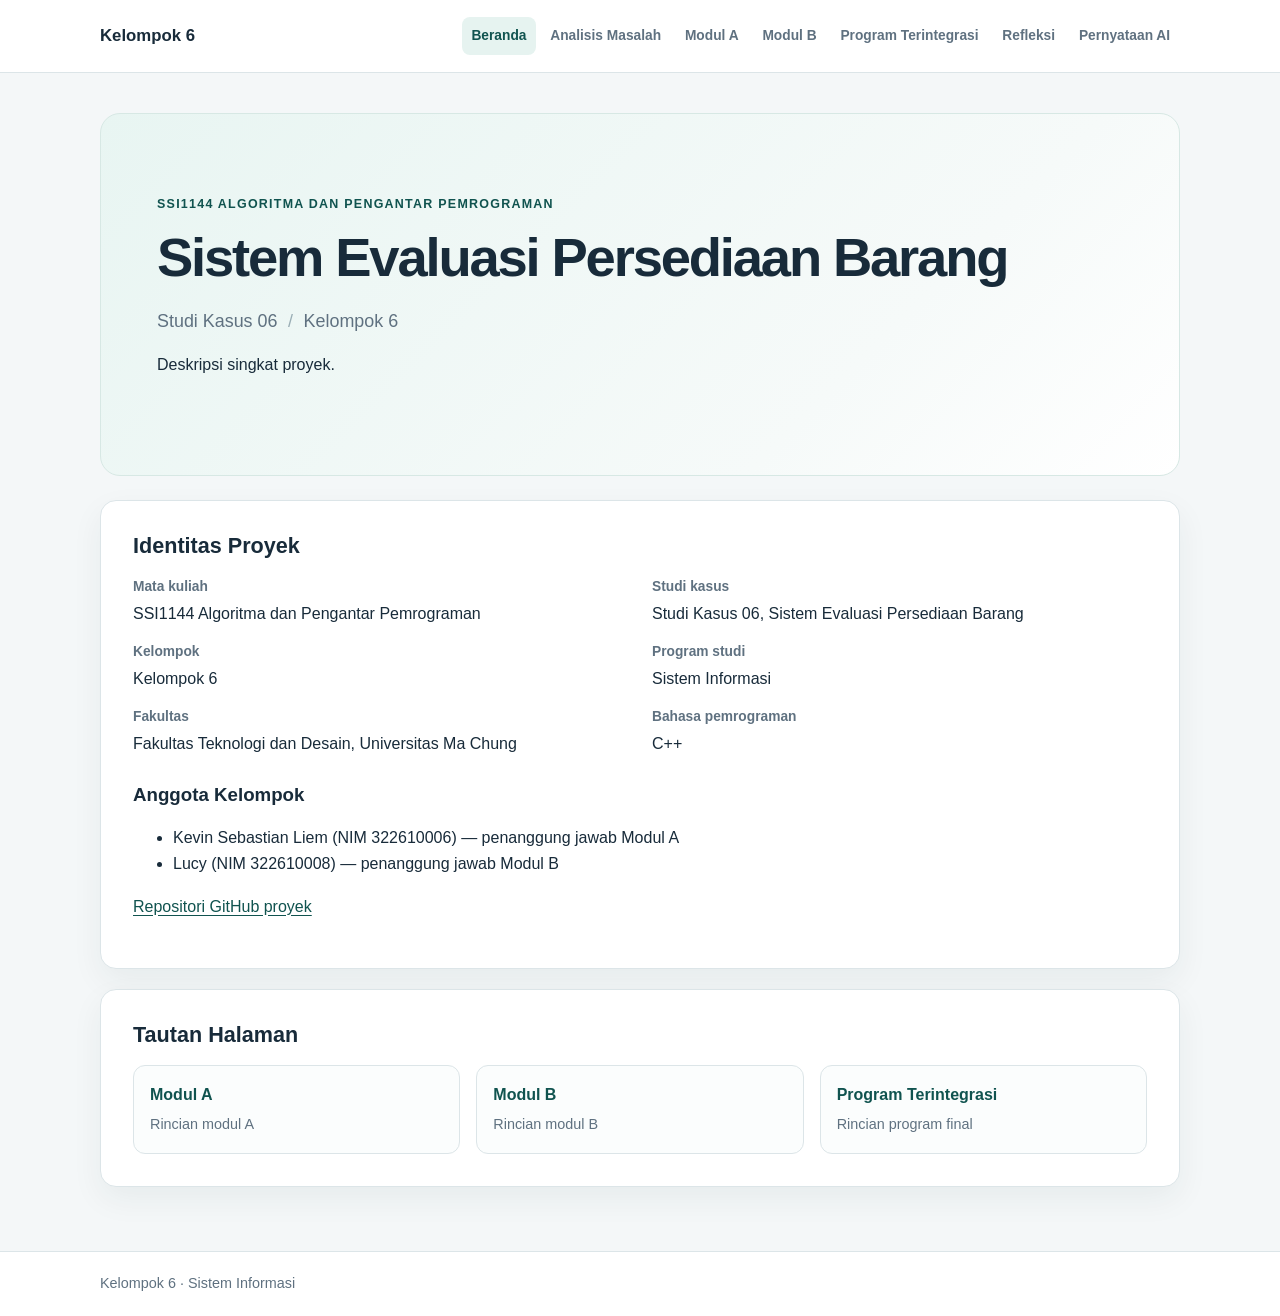
<file: index.html>
<!doctype html>
<html lang="id">
<head>
  <meta charset="utf-8">
  <meta name="viewport" content="width=device-width, initial-scale=1">
  <title>Kelompok 6 | Sistem Evaluasi Persediaan Barang</title>
  <link rel="stylesheet" href="style.css">
</head>
<body>
  <header class="site-header">
    <div class="container header-inner">
      <a class="brand" href="index.html">Kelompok 6</a>
      <nav class="main-nav" aria-label="Navigasi utama">
        <a href="index.html" aria-current="page">Beranda</a>
        <a href="analisis.html">Analisis Masalah</a>
        <a href="modul-a.html">Modul A</a>
        <a href="modul-b.html">Modul B</a>
        <a href="terintegrasi.html">Program Terintegrasi</a>
        <a href="refleksi.html">Refleksi</a>
        <a href="pernyataan-ai.html">Pernyataan AI</a>
      </nav>
    </div>
  </header>
  <main class="container">
    <section class="hero">
      <p class="eyebrow">SSI1144 Algoritma dan Pengantar Pemrograman</p>
      <h1>Sistem Evaluasi Persediaan Barang</h1>
      <p class="lead">Studi Kasus 06 <span class="separator">/</span> Kelompok 6</p>
      <p><!-- ISI SENDIRI -->Deskripsi singkat proyek.</p>
    </section>

    <section class="card">
      <h2>Identitas Proyek</h2>
      <dl class="details">
        <div><dt>Mata kuliah</dt><dd>SSI1144 Algoritma dan Pengantar Pemrograman</dd></div>
        <div><dt>Studi kasus</dt><dd>Studi Kasus 06, Sistem Evaluasi Persediaan Barang</dd></div>
        <div><dt>Kelompok</dt><dd>Kelompok 6</dd></div>
        <div><dt>Program studi</dt><dd>Sistem Informasi</dd></div>
        <div><dt>Fakultas</dt><dd>Fakultas Teknologi dan Desain, Universitas Ma Chung</dd></div>
        <div><dt>Bahasa pemrograman</dt><dd>C++</dd></div>
      </dl>
      <h3>Anggota Kelompok</h3>
      <ul>
        <li>Kevin Sebastian Liem (NIM 322610006) — penanggung jawab Modul A</li>
        <li>Lucy (NIM 322610008) — penanggung jawab Modul B</li>
      </ul>
      <p><a href="https://github.com/kevinloveml1607/uts-alpro-kelompok6-persediaan-barang">Repositori GitHub proyek</a></p>
    </section>

    <section class="card">
      <h2>Tautan Halaman</h2>
      <div class="link-grid">
        <a class="link-card" href="modul-a.html"><strong>Modul A</strong><span>Rincian modul A</span></a>
        <a class="link-card" href="modul-b.html"><strong>Modul B</strong><span>Rincian modul B</span></a>
        <a class="link-card" href="terintegrasi.html"><strong>Program Terintegrasi</strong><span>Rincian program final</span></a>
      </div>
    </section>
  </main>
  <footer class="site-footer"><div class="container">Kelompok 6 <span aria-hidden="true">·</span> Sistem Informasi</div></footer>
</body>
</html>
</file>
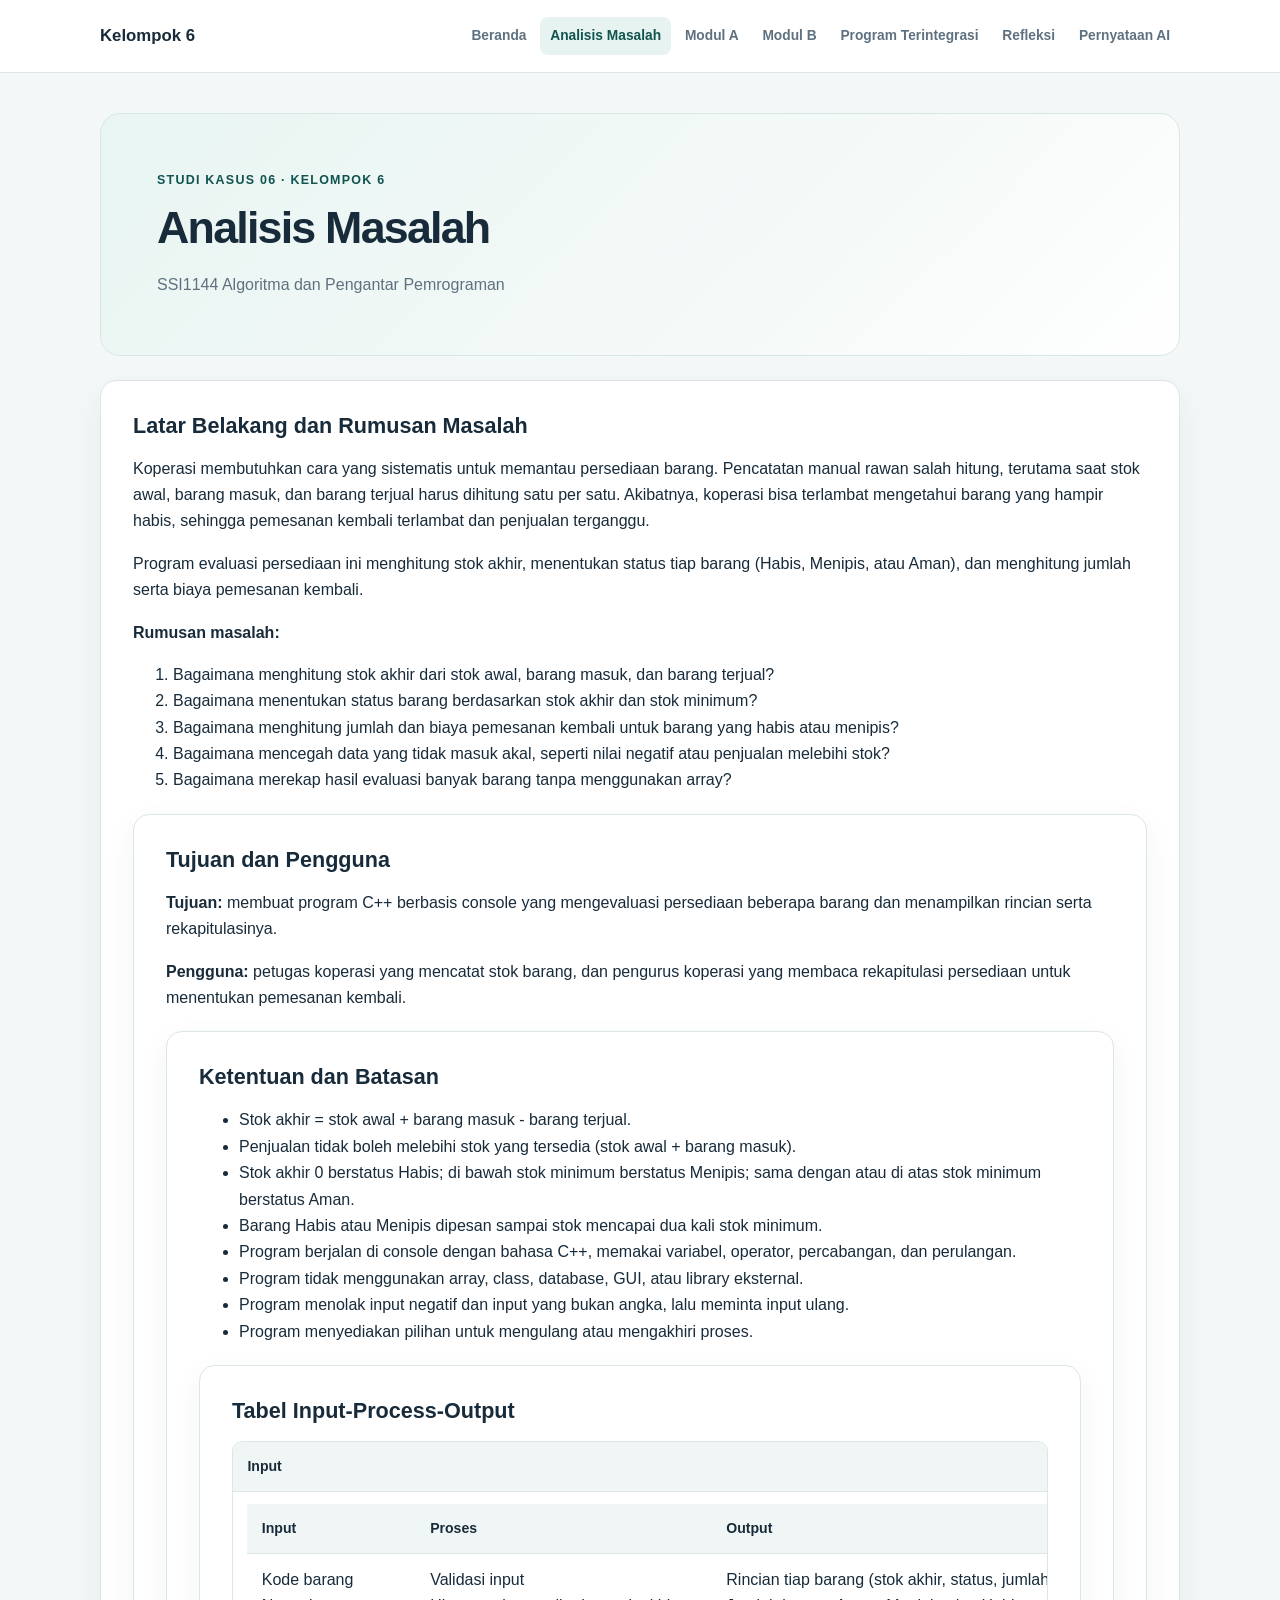
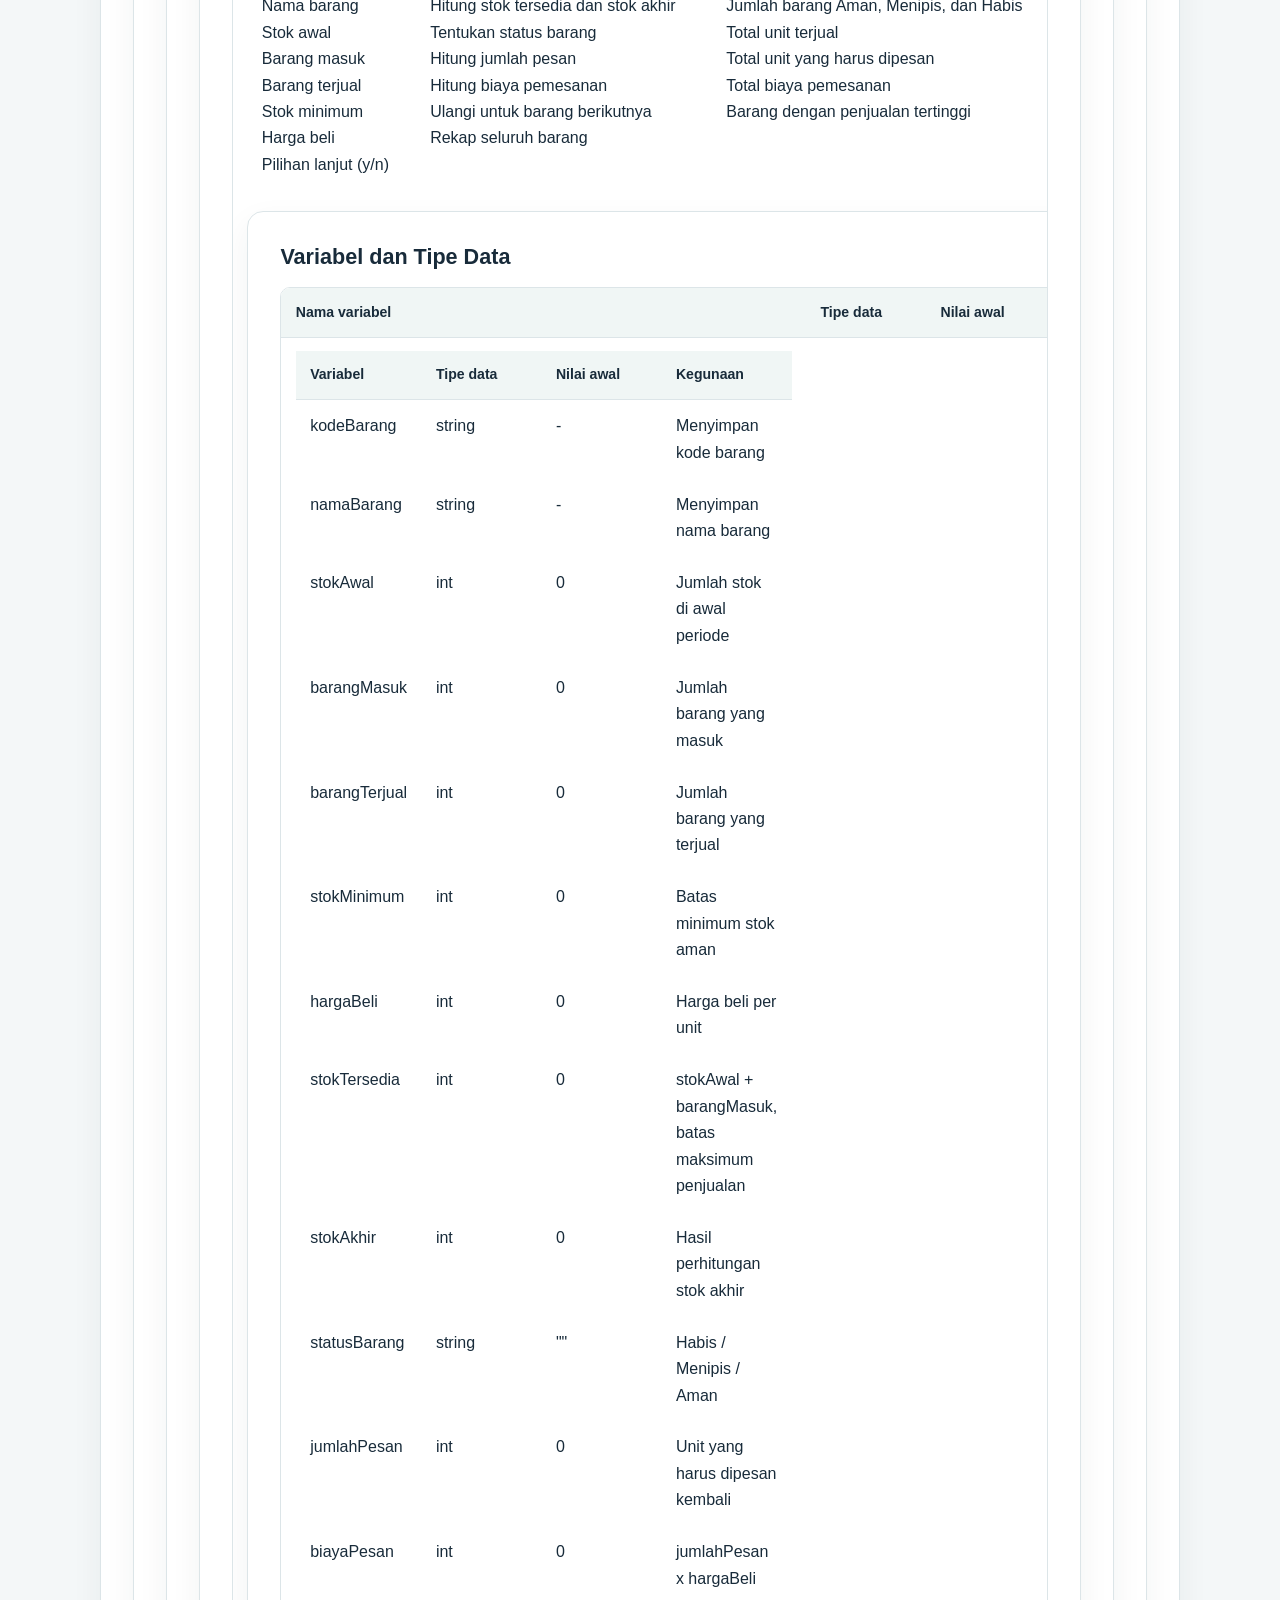
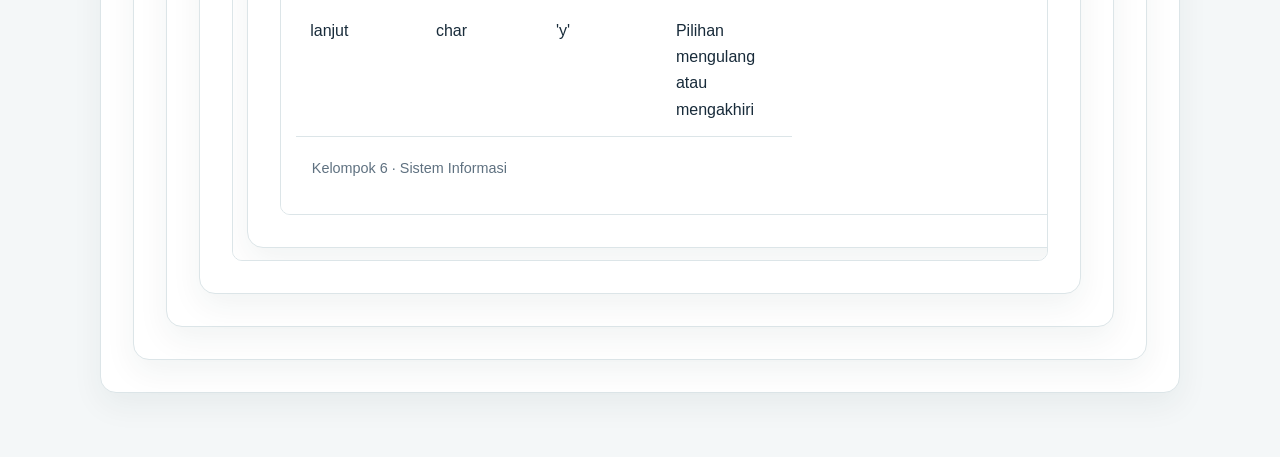
<file: analisis.html>
<!doctype html>
<html lang="id">
<head>
  <meta charset="utf-8">
  <meta name="viewport" content="width=device-width, initial-scale=1">
  <title>Analisis Masalah | Kelompok 6</title>
  <link rel="stylesheet" href="style.css">
</head>
<body>
  <header class="site-header">
    <div class="container header-inner">
      <a class="brand" href="index.html">Kelompok 6</a>
      <nav class="main-nav" aria-label="Navigasi utama">
        <a href="index.html">Beranda</a><a href="analisis.html" aria-current="page">Analisis Masalah</a><a href="modul-a.html">Modul A</a><a href="modul-b.html">Modul B</a><a href="terintegrasi.html">Program Terintegrasi</a><a href="refleksi.html">Refleksi</a><a href="pernyataan-ai.html">Pernyataan AI</a>
      </nav>
    </div>
  </header>
  <main class="container">
    <section class="page-heading"><p class="eyebrow">Studi Kasus 06 · Kelompok 6</p><h1>Analisis Masalah</h1><p>SSI1144 Algoritma dan Pengantar Pemrograman</p></section>
    <section class="card"><h2>Latar Belakang dan Rumusan Masalah</h2><p><p>Koperasi membutuhkan cara yang sistematis untuk memantau persediaan barang. Pencatatan manual rawan salah hitung, terutama saat stok awal, barang masuk, dan barang terjual harus dihitung satu per satu. Akibatnya, koperasi bisa terlambat mengetahui barang yang hampir habis, sehingga pemesanan kembali terlambat dan penjualan terganggu.</p>
<p>Program evaluasi persediaan ini menghitung stok akhir, menentukan status tiap barang (Habis, Menipis, atau Aman), dan menghitung jumlah serta biaya pemesanan kembali.</p>
<p><strong>Rumusan masalah:</strong></p>
<ol>
  <li>Bagaimana menghitung stok akhir dari stok awal, barang masuk, dan barang terjual?</li>
  <li>Bagaimana menentukan status barang berdasarkan stok akhir dan stok minimum?</li>
  <li>Bagaimana menghitung jumlah dan biaya pemesanan kembali untuk barang yang habis atau menipis?</li>
  <li>Bagaimana mencegah data yang tidak masuk akal, seperti nilai negatif atau penjualan melebihi stok?</li>
  <li>Bagaimana merekap hasil evaluasi banyak barang tanpa menggunakan array?</li>
</ol>
    <section class="card"><h2>Tujuan dan Pengguna</h2><p><p><strong>Tujuan:</strong> membuat program C++ berbasis console yang mengevaluasi persediaan beberapa barang dan menampilkan rincian serta rekapitulasinya.</p>
<p><strong>Pengguna:</strong> petugas koperasi yang mencatat stok barang, dan pengurus koperasi yang membaca rekapitulasi persediaan untuk menentukan pemesanan kembali.</p>
    <section class="card"><h2>Ketentuan dan Batasan</h2><p><ul>
  <li>Stok akhir = stok awal + barang masuk - barang terjual.</li>
  <li>Penjualan tidak boleh melebihi stok yang tersedia (stok awal + barang masuk).</li>
  <li>Stok akhir 0 berstatus Habis; di bawah stok minimum berstatus Menipis; sama dengan atau di atas stok minimum berstatus Aman.</li>
  <li>Barang Habis atau Menipis dipesan sampai stok mencapai dua kali stok minimum.</li>
  <li>Program berjalan di console dengan bahasa C++, memakai variabel, operator, percabangan, dan perulangan.</li>
  <li>Program tidak menggunakan array, class, database, GUI, atau library eksternal.</li>
  <li>Program menolak input negatif dan input yang bukan angka, lalu meminta input ulang.</li>
  <li>Program menyediakan pilihan untuk mengulang atau mengakhiri proses.</li>
</ul>
    <section class="card">
      <h2>Tabel Input-Process-Output</h2>
      <div class="table-wrap"><table><thead><tr><th>Input</th><th>Process</th><th>Output</th></tr></thead><tbody><tr><td><table>
  <tr><th>Input</th><th>Proses</th><th>Output</th></tr>
  <tr>
    <td>Kode barang<br>Nama barang<br>Stok awal<br>Barang masuk<br>Barang terjual<br>Stok minimum<br>Harga beli<br>Pilihan lanjut (y/n)</td>
    <td>Validasi input<br>Hitung stok tersedia dan stok akhir<br>Tentukan status barang<br>Hitung jumlah pesan<br>Hitung biaya pemesanan<br>Ulangi untuk barang berikutnya<br>Rekap seluruh barang</td>
    <td>Rincian tiap barang (stok akhir, status, jumlah pesan, biaya)<br>Jumlah barang Aman, Menipis, dan Habis<br>Total unit terjual<br>Total unit yang harus dipesan<br>Total biaya pemesanan<br>Barang dengan penjualan tertinggi</td>
  </tr>
</table>
    </section>
    <section class="card">
      <h2>Variabel dan Tipe Data</h2>
      <div class="table-wrap"><table><thead><tr><th>Nama variabel</th><th>Tipe data</th><th>Nilai awal</th><th>Kegunaan</th></tr></thead><tbody><tr><td><table>
  <tr><th>Variabel</th><th>Tipe data</th><th>Nilai awal</th><th>Kegunaan</th></tr>
  <tr><td>kodeBarang</td><td>string</td><td>-</td><td>Menyimpan kode barang</td></tr>
  <tr><td>namaBarang</td><td>string</td><td>-</td><td>Menyimpan nama barang</td></tr>
  <tr><td>stokAwal</td><td>int</td><td>0</td><td>Jumlah stok di awal periode</td></tr>
  <tr><td>barangMasuk</td><td>int</td><td>0</td><td>Jumlah barang yang masuk</td></tr>
  <tr><td>barangTerjual</td><td>int</td><td>0</td><td>Jumlah barang yang terjual</td></tr>
  <tr><td>stokMinimum</td><td>int</td><td>0</td><td>Batas minimum stok aman</td></tr>
  <tr><td>hargaBeli</td><td>int</td><td>0</td><td>Harga beli per unit</td></tr>
  <tr><td>stokTersedia</td><td>int</td><td>0</td><td>stokAwal + barangMasuk, batas maksimum penjualan</td></tr>
  <tr><td>stokAkhir</td><td>int</td><td>0</td><td>Hasil perhitungan stok akhir</td></tr>
  <tr><td>statusBarang</td><td>string</td><td>""</td><td>Habis / Menipis / Aman</td></tr>
  <tr><td>jumlahPesan</td><td>int</td><td>0</td><td>Unit yang harus dipesan kembali</td></tr>
  <tr><td>biayaPesan</td><td>int</td><td>0</td><td>jumlahPesan x hargaBeli</td></tr>
  <tr><td>lanjut</td><td>char</td><td>'y'</td><td>Pilihan mengulang atau mengakhiri</td></tr>
</table>
    </section>
  </main>
  <footer class="site-footer"><div class="container">Kelompok 6 <span aria-hidden="true">·</span> Sistem Informasi</div></footer>
</body>
</html>
</file>
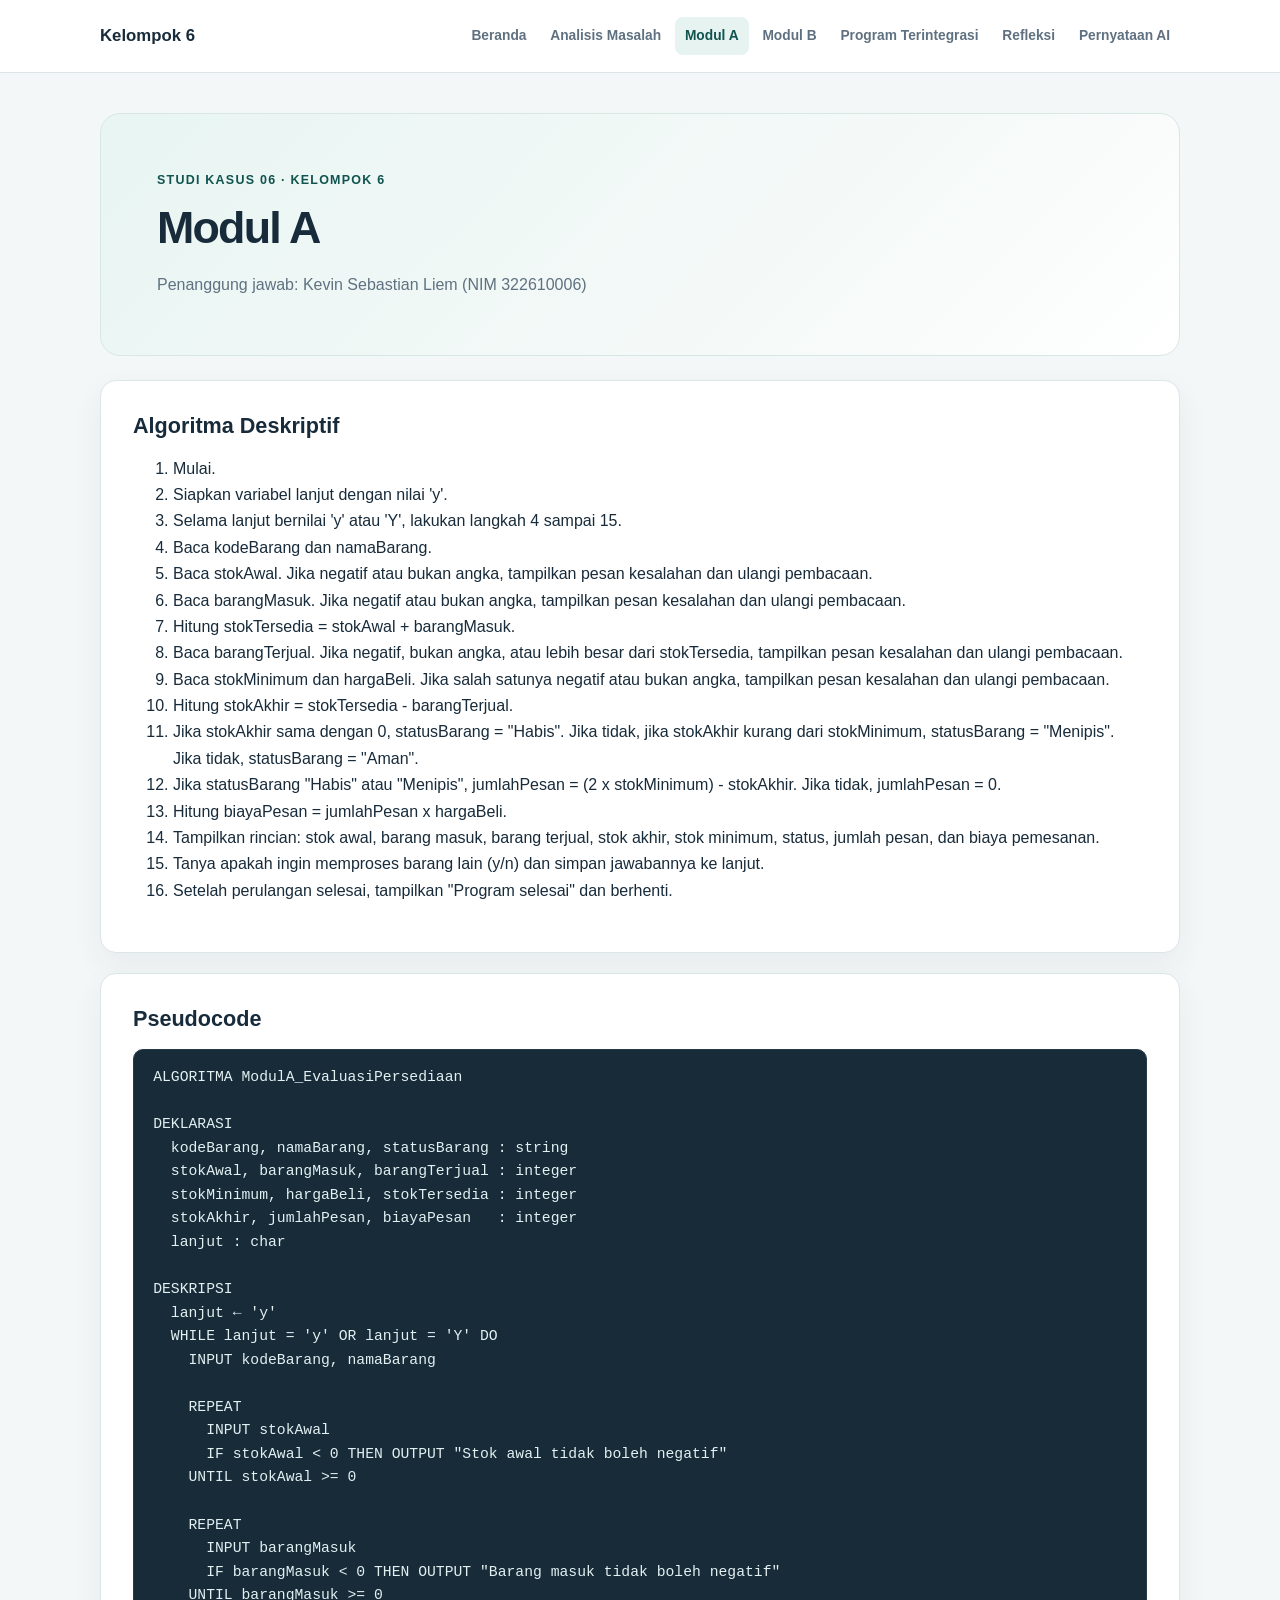
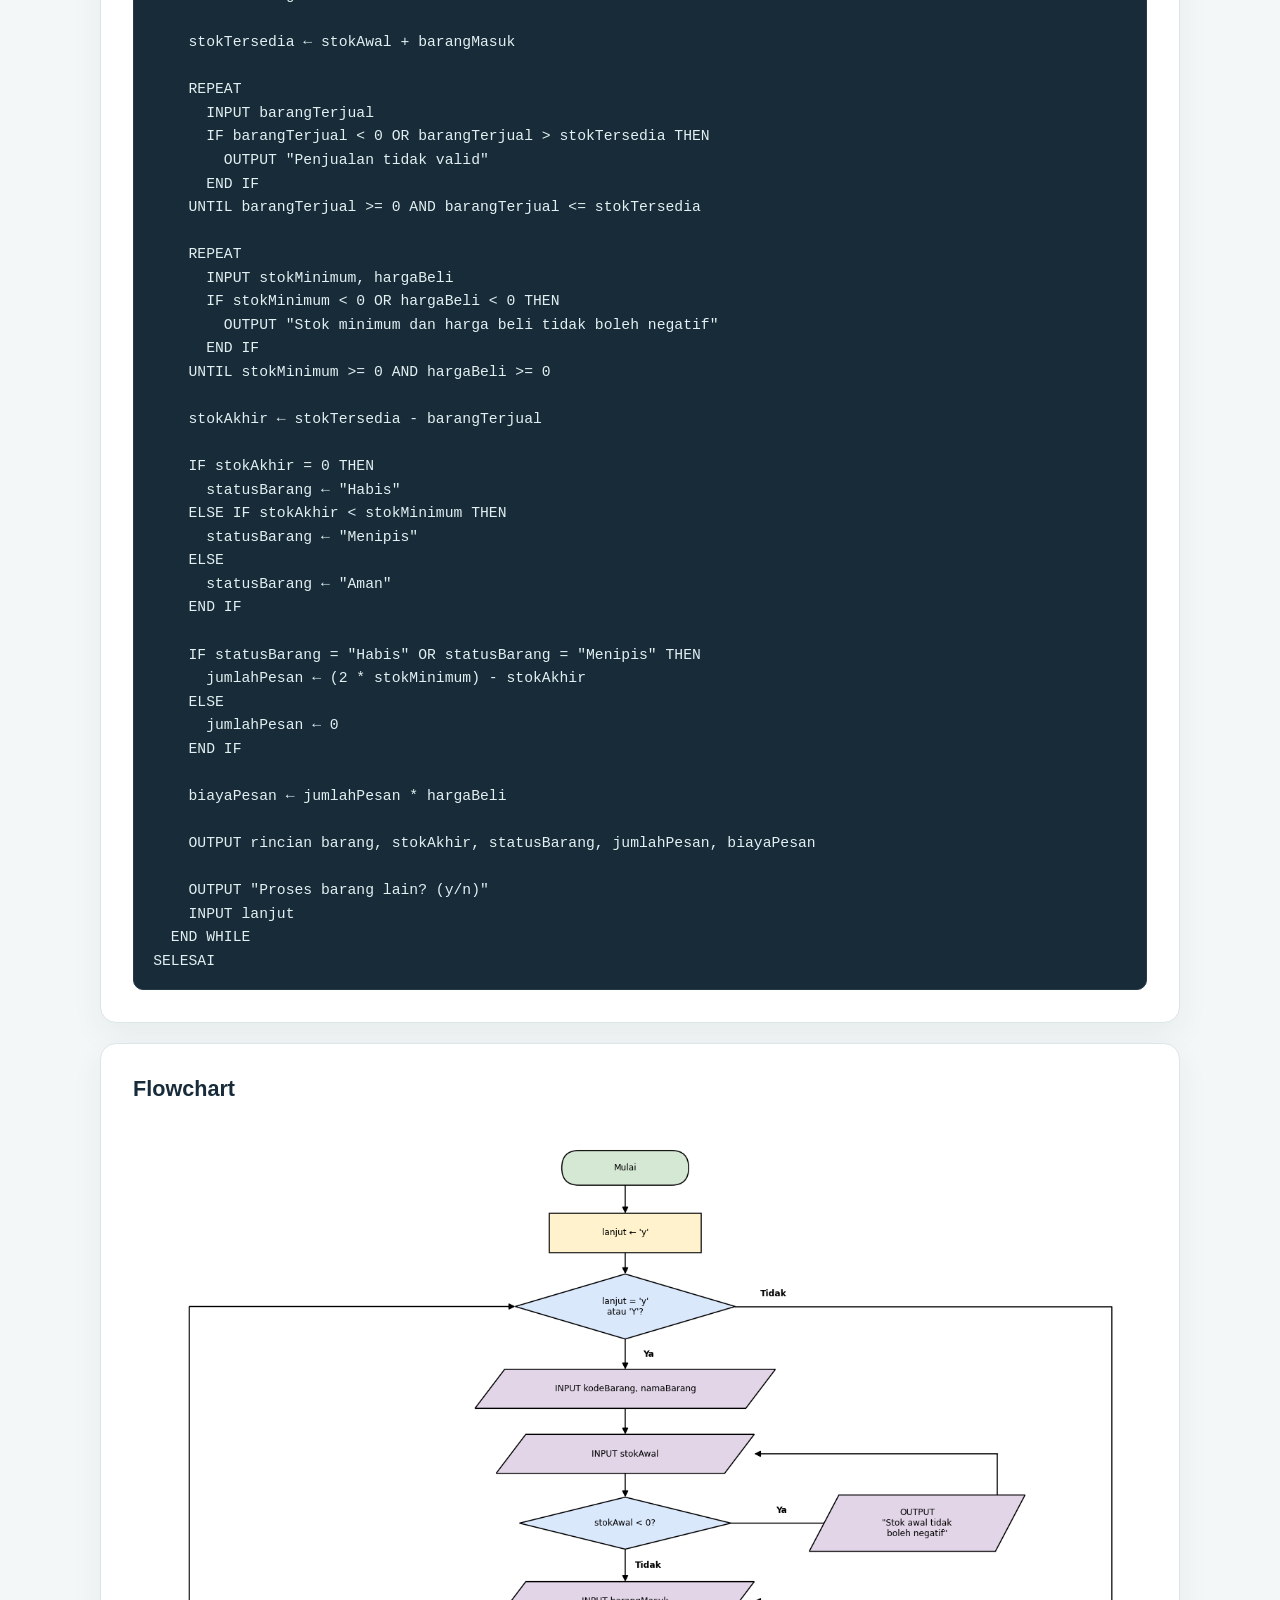
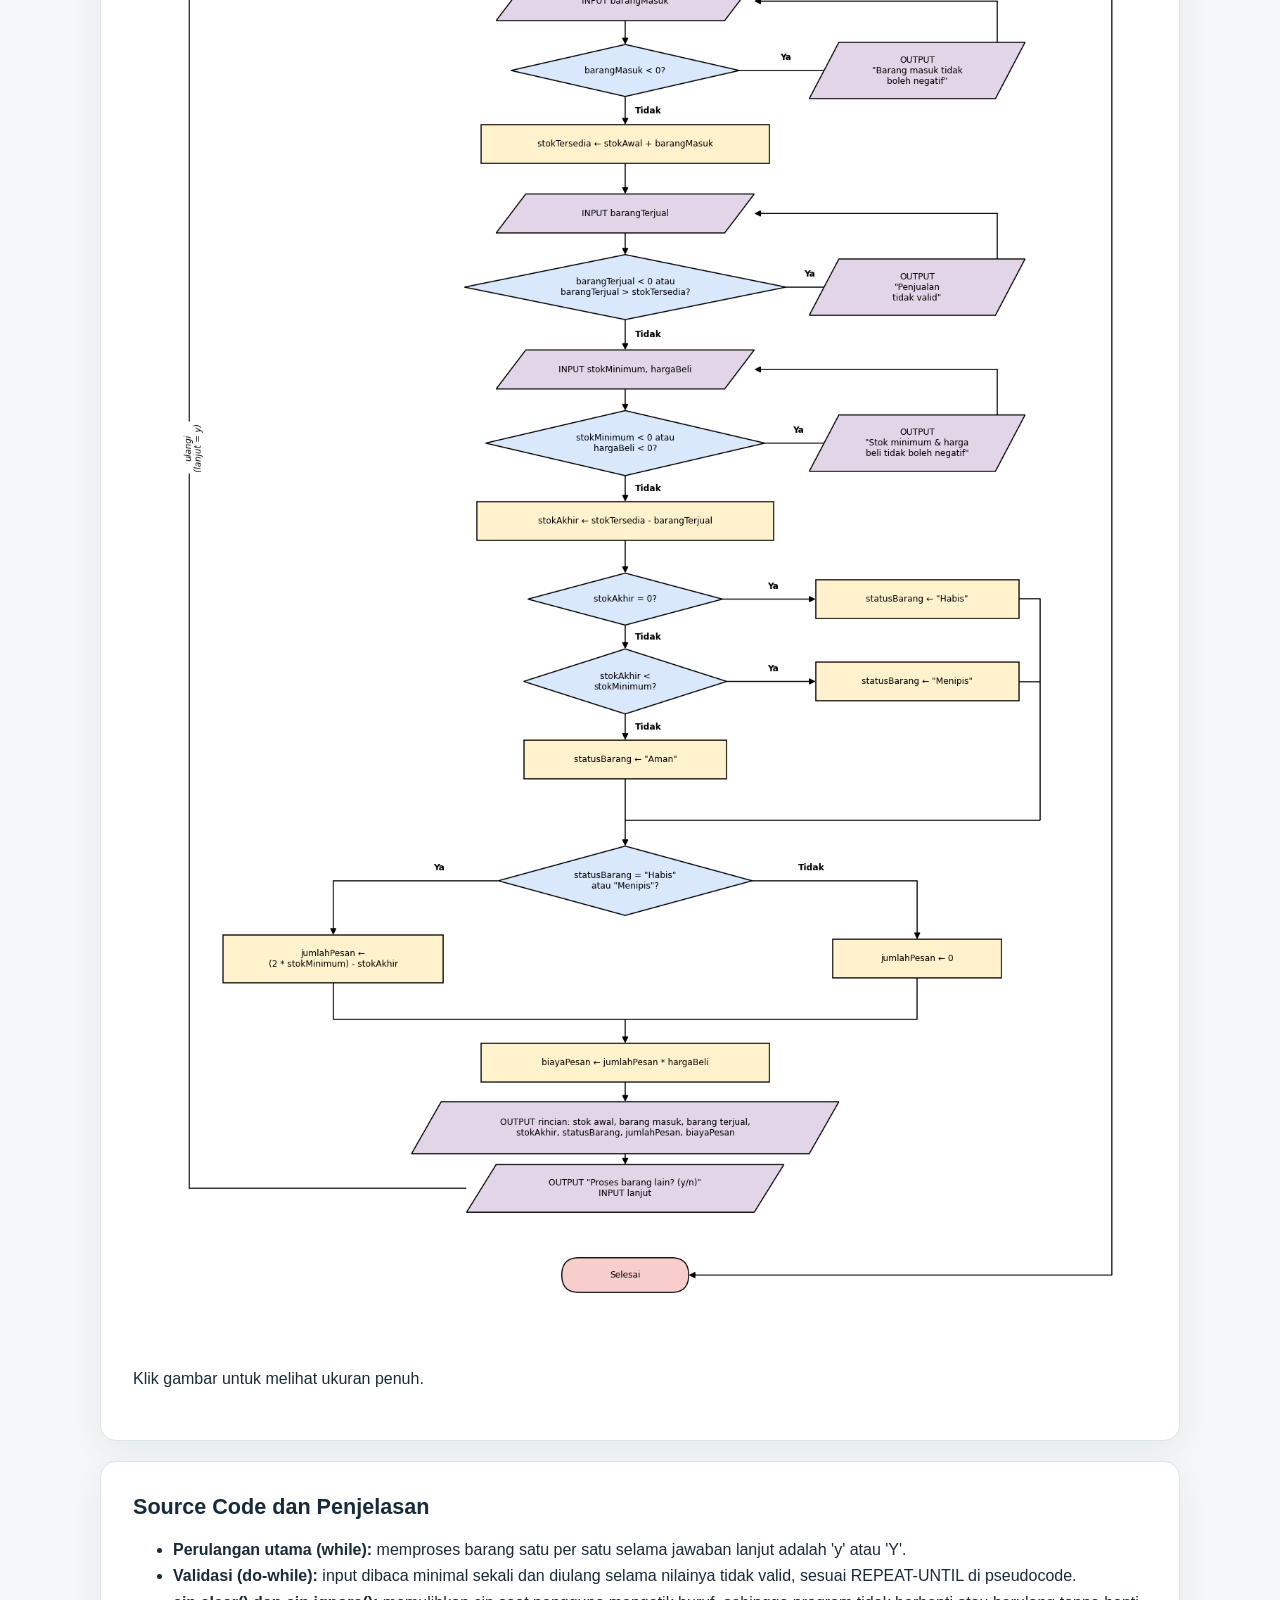
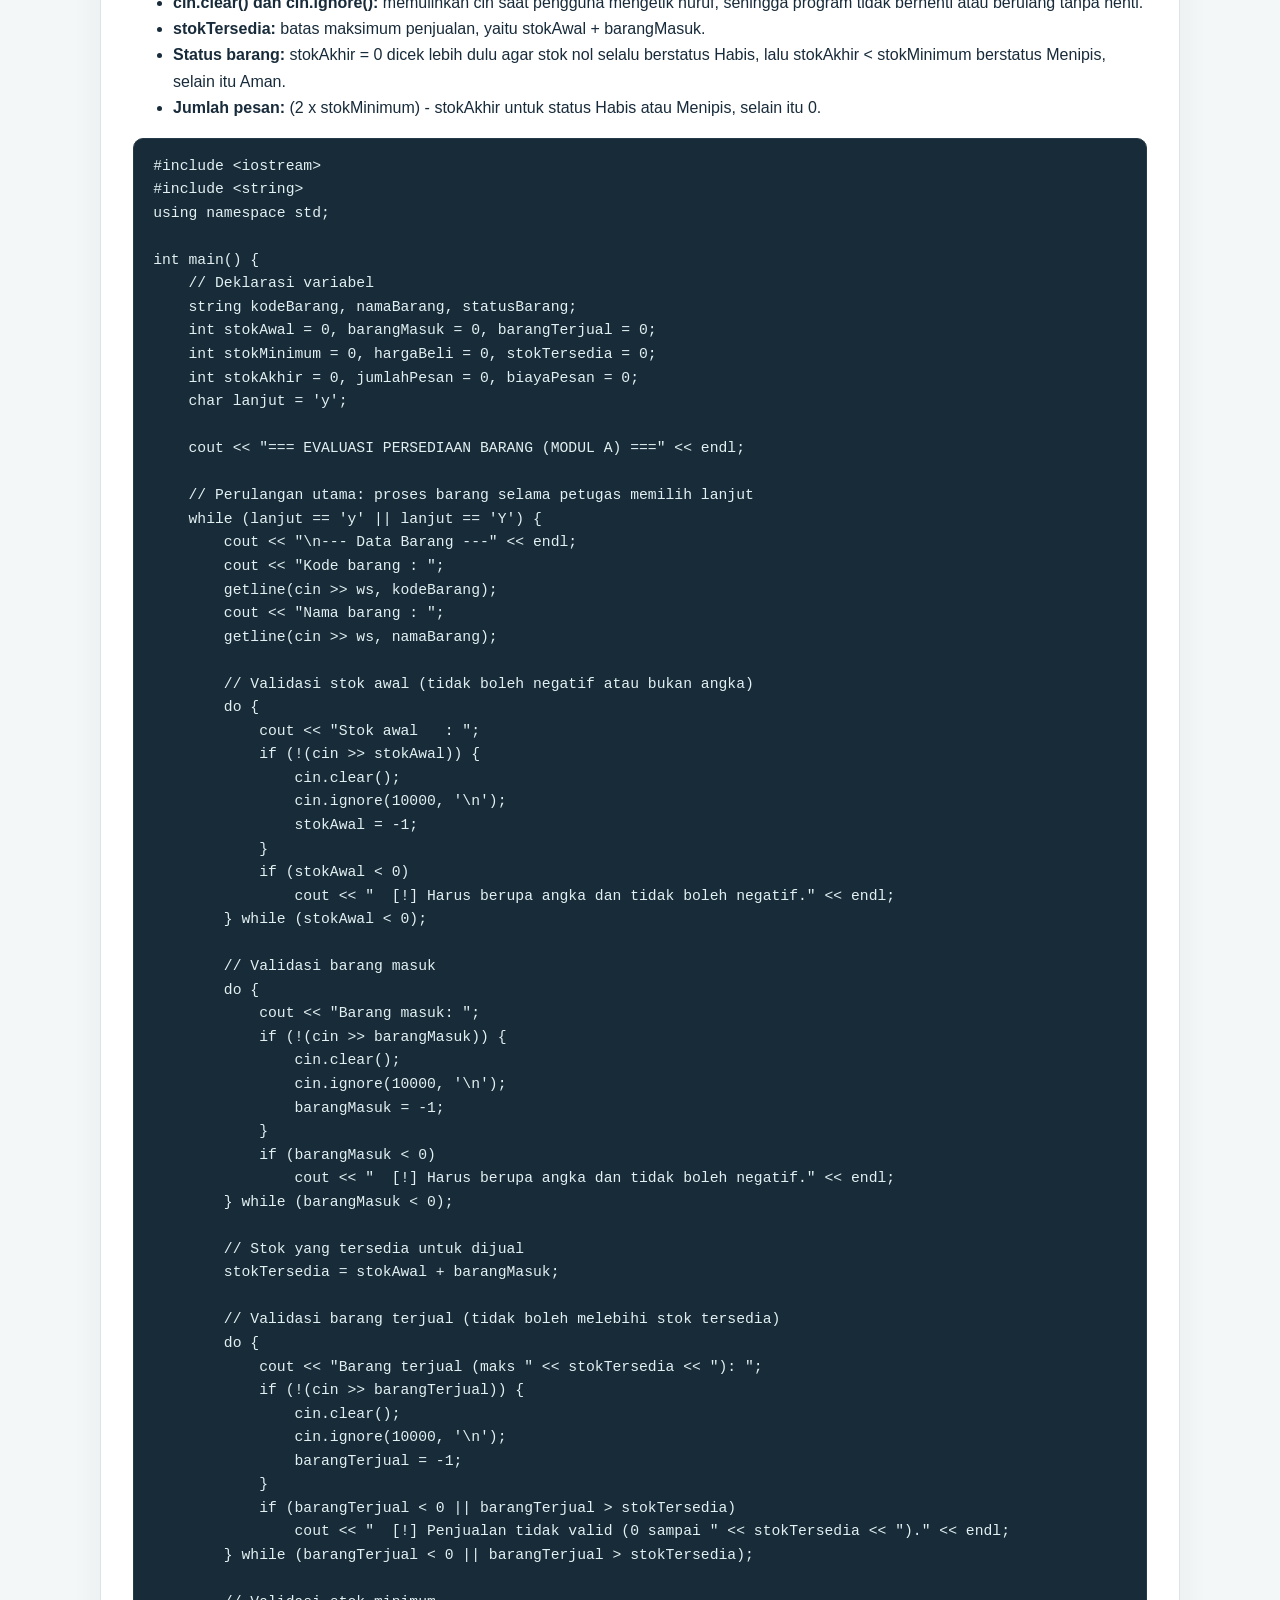
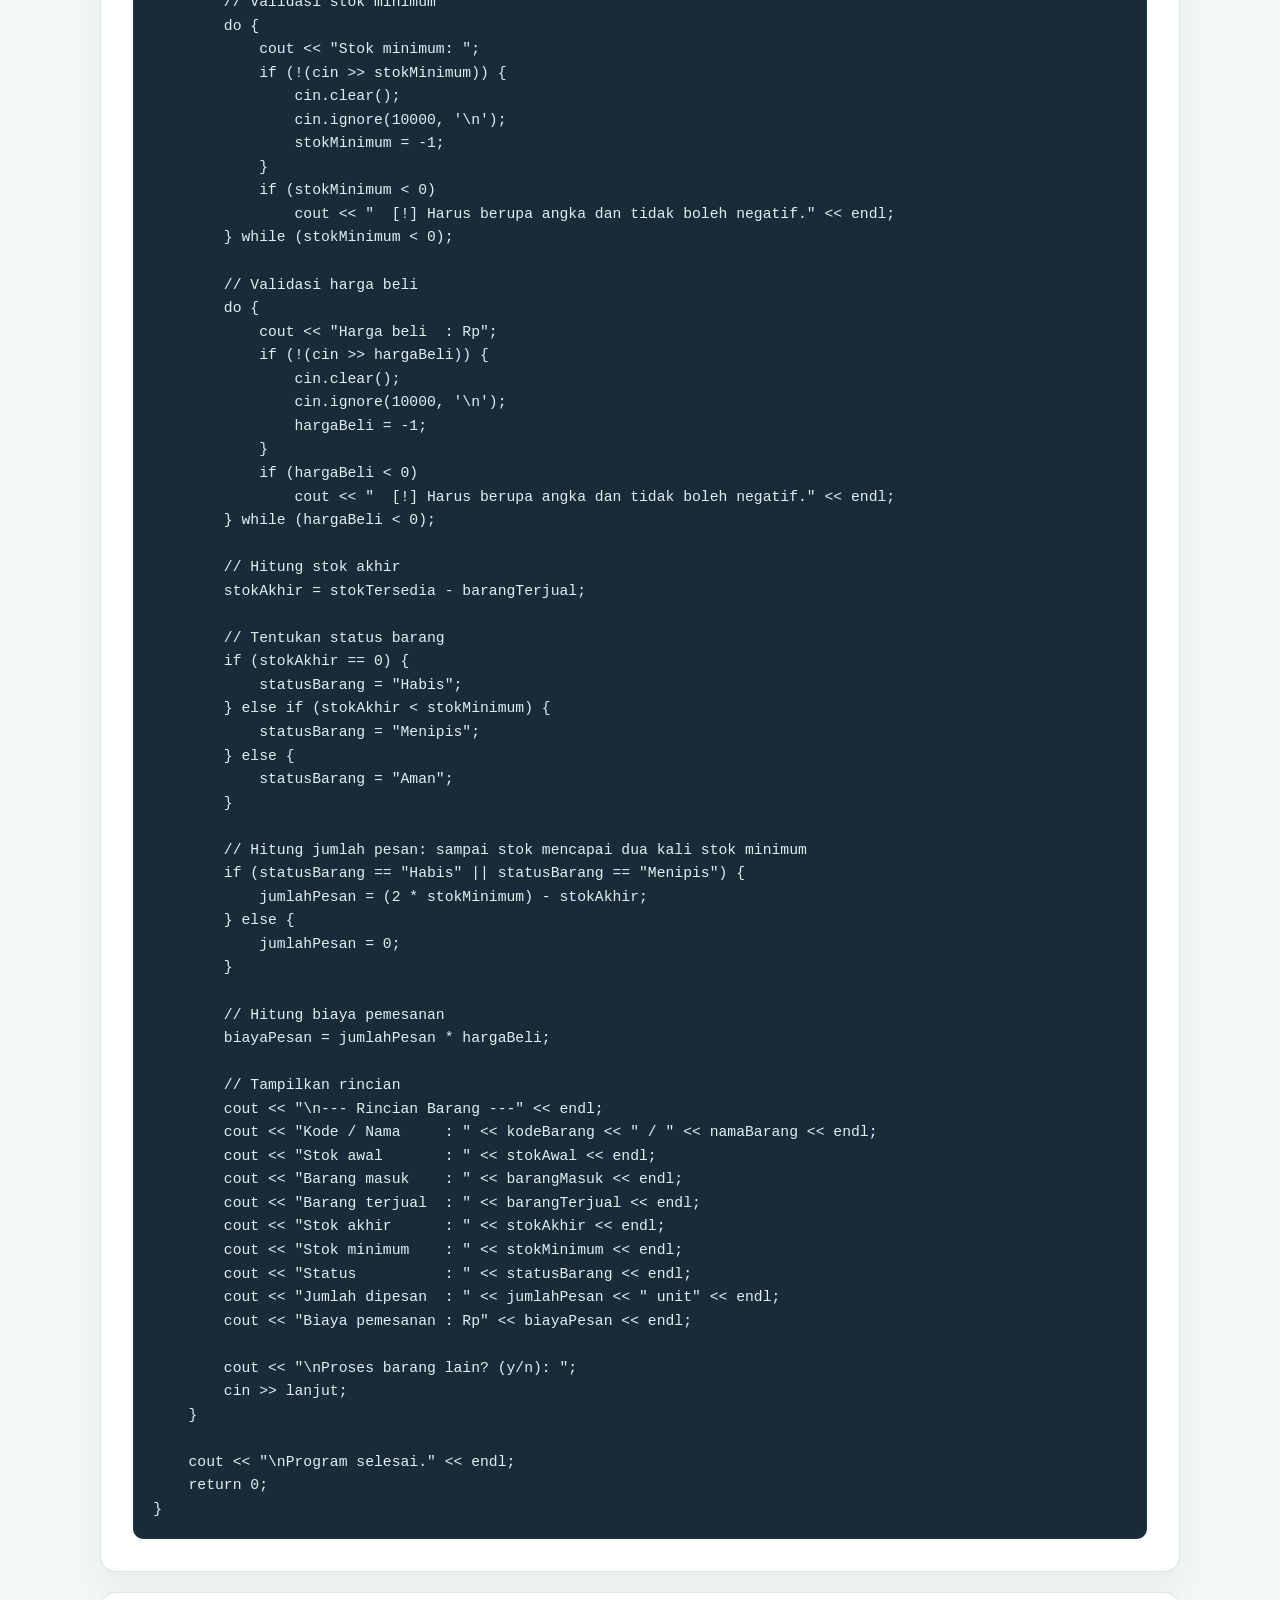
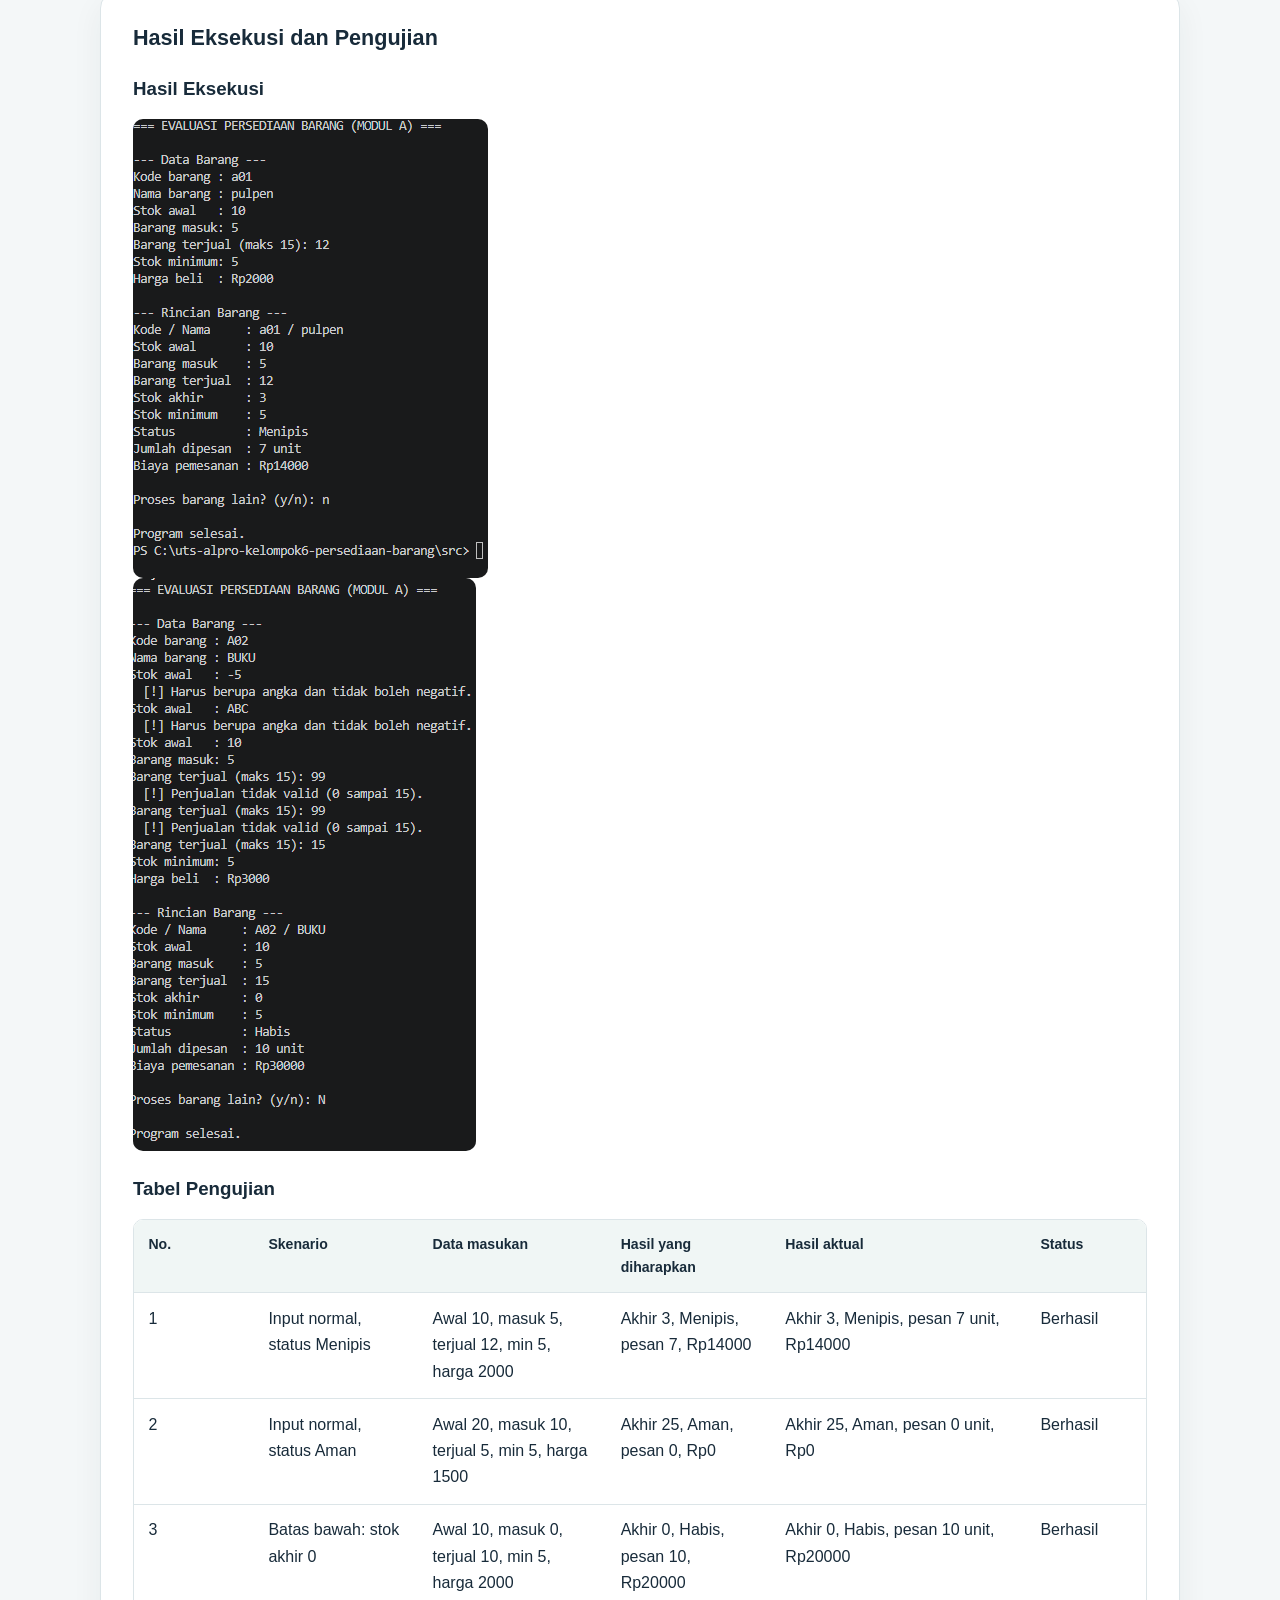
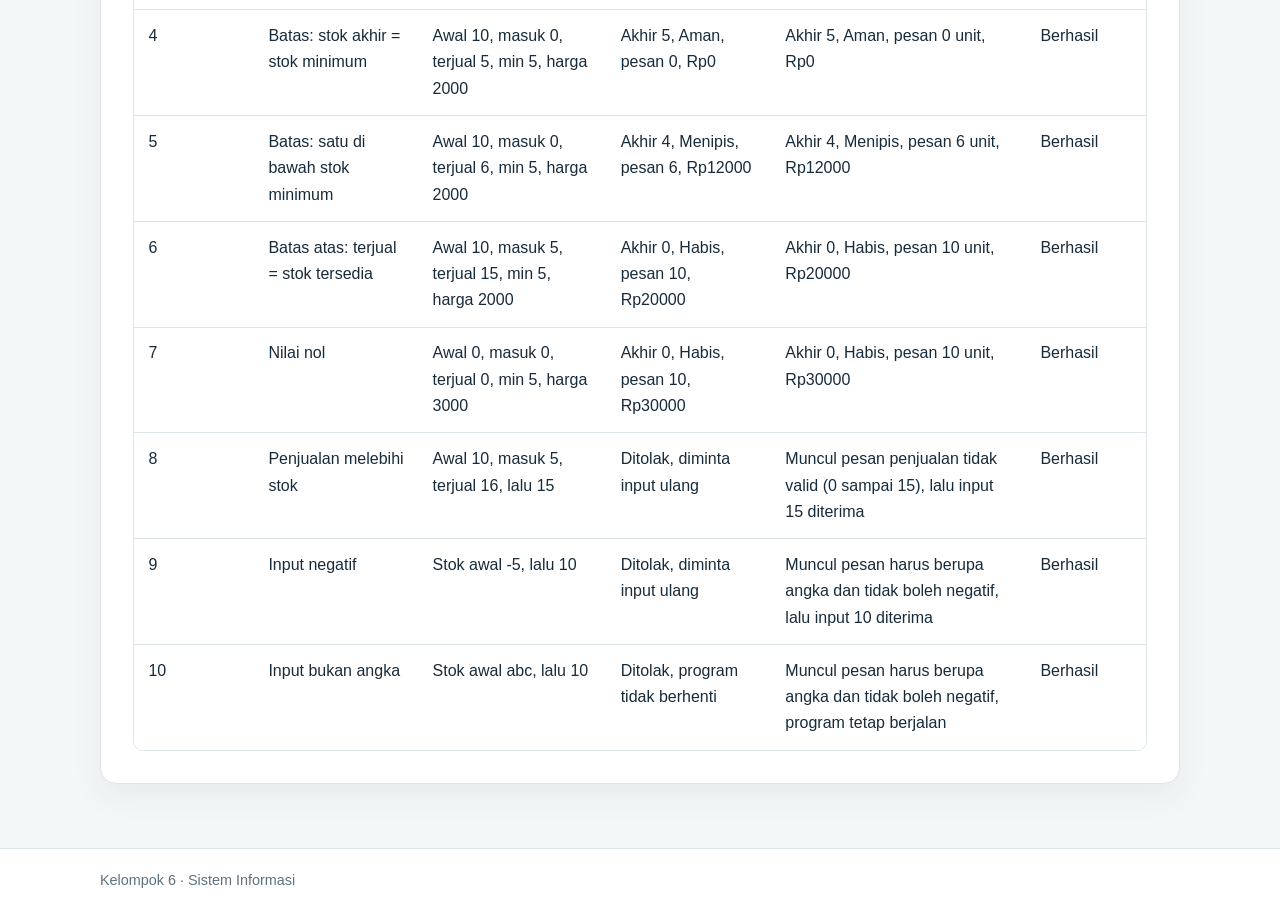
<file: modul-a.html>
<!doctype html>
<html lang="id">
<head>
  <meta charset="utf-8">
  <meta name="viewport" content="width=device-width, initial-scale=1">
  <title>Modul A | Kelompok 6</title>
  <link rel="stylesheet" href="style.css">
</head>
<body>
  <header class="site-header">
    <div class="container header-inner">
      <a class="brand" href="index.html">Kelompok 6</a>
      <nav class="main-nav" aria-label="Navigasi utama">
        <a href="index.html">Beranda</a><a href="analisis.html">Analisis Masalah</a><a href="modul-a.html" aria-current="page">Modul A</a><a href="modul-b.html">Modul B</a><a href="terintegrasi.html">Program Terintegrasi</a><a href="refleksi.html">Refleksi</a><a href="pernyataan-ai.html">Pernyataan AI</a>
      </nav>
    </div>
  </header>
  <main class="container">
    <section class="page-heading"><p class="eyebrow">Studi Kasus 06 · Kelompok 6</p><h1>Modul A</h1><p>Penanggung jawab: Kevin Sebastian Liem (NIM 322610006)</p></section>

    <section class="card"><h2>Algoritma Deskriptif</h2>
      <ol>
        <li>Mulai.</li>
        <li>Siapkan variabel lanjut dengan nilai 'y'.</li>
        <li>Selama lanjut bernilai 'y' atau 'Y', lakukan langkah 4 sampai 15.</li>
        <li>Baca kodeBarang dan namaBarang.</li>
        <li>Baca stokAwal. Jika negatif atau bukan angka, tampilkan pesan kesalahan dan ulangi pembacaan.</li>
        <li>Baca barangMasuk. Jika negatif atau bukan angka, tampilkan pesan kesalahan dan ulangi pembacaan.</li>
        <li>Hitung stokTersedia = stokAwal + barangMasuk.</li>
        <li>Baca barangTerjual. Jika negatif, bukan angka, atau lebih besar dari stokTersedia, tampilkan pesan kesalahan dan ulangi pembacaan.</li>
        <li>Baca stokMinimum dan hargaBeli. Jika salah satunya negatif atau bukan angka, tampilkan pesan kesalahan dan ulangi pembacaan.</li>
        <li>Hitung stokAkhir = stokTersedia - barangTerjual.</li>
        <li>Jika stokAkhir sama dengan 0, statusBarang = "Habis". Jika tidak, jika stokAkhir kurang dari stokMinimum, statusBarang = "Menipis". Jika tidak, statusBarang = "Aman".</li>
        <li>Jika statusBarang "Habis" atau "Menipis", jumlahPesan = (2 x stokMinimum) - stokAkhir. Jika tidak, jumlahPesan = 0.</li>
        <li>Hitung biayaPesan = jumlahPesan x hargaBeli.</li>
        <li>Tampilkan rincian: stok awal, barang masuk, barang terjual, stok akhir, stok minimum, status, jumlah pesan, dan biaya pemesanan.</li>
        <li>Tanya apakah ingin memproses barang lain (y/n) dan simpan jawabannya ke lanjut.</li>
        <li>Setelah perulangan selesai, tampilkan "Program selesai" dan berhenti.</li>
      </ol>
    </section>

    <section class="card"><h2>Pseudocode</h2><pre><code>ALGORITMA ModulA_EvaluasiPersediaan

DEKLARASI
  kodeBarang, namaBarang, statusBarang : string
  stokAwal, barangMasuk, barangTerjual : integer
  stokMinimum, hargaBeli, stokTersedia : integer
  stokAkhir, jumlahPesan, biayaPesan   : integer
  lanjut : char

DESKRIPSI
  lanjut &larr; 'y'
  WHILE lanjut = 'y' OR lanjut = 'Y' DO
    INPUT kodeBarang, namaBarang

    REPEAT
      INPUT stokAwal
      IF stokAwal &lt; 0 THEN OUTPUT "Stok awal tidak boleh negatif"
    UNTIL stokAwal &gt;= 0

    REPEAT
      INPUT barangMasuk
      IF barangMasuk &lt; 0 THEN OUTPUT "Barang masuk tidak boleh negatif"
    UNTIL barangMasuk &gt;= 0

    stokTersedia &larr; stokAwal + barangMasuk

    REPEAT
      INPUT barangTerjual
      IF barangTerjual &lt; 0 OR barangTerjual &gt; stokTersedia THEN
        OUTPUT "Penjualan tidak valid"
      END IF
    UNTIL barangTerjual &gt;= 0 AND barangTerjual &lt;= stokTersedia

    REPEAT
      INPUT stokMinimum, hargaBeli
      IF stokMinimum &lt; 0 OR hargaBeli &lt; 0 THEN
        OUTPUT "Stok minimum dan harga beli tidak boleh negatif"
      END IF
    UNTIL stokMinimum &gt;= 0 AND hargaBeli &gt;= 0

    stokAkhir &larr; stokTersedia - barangTerjual

    IF stokAkhir = 0 THEN
      statusBarang &larr; "Habis"
    ELSE IF stokAkhir &lt; stokMinimum THEN
      statusBarang &larr; "Menipis"
    ELSE
      statusBarang &larr; "Aman"
    END IF

    IF statusBarang = "Habis" OR statusBarang = "Menipis" THEN
      jumlahPesan &larr; (2 * stokMinimum) - stokAkhir
    ELSE
      jumlahPesan &larr; 0
    END IF

    biayaPesan &larr; jumlahPesan * hargaBeli

    OUTPUT rincian barang, stokAkhir, statusBarang, jumlahPesan, biayaPesan

    OUTPUT "Proses barang lain? (y/n)"
    INPUT lanjut
  END WHILE
SELESAI</code></pre></section>

    <section class="card"><h2>Flowchart</h2>
      <a href="assets/flowchart/flowchart-modul-a.png"><img src="assets/flowchart/flowchart-modul-a.png" alt="Flowchart Modul A"></a>
      <p>Klik gambar untuk melihat ukuran penuh.</p>
    </section>

    <section class="card"><h2>Source Code dan Penjelasan</h2>
      <ul>
        <li><strong>Perulangan utama (while):</strong> memproses barang satu per satu selama jawaban lanjut adalah 'y' atau 'Y'.</li>
        <li><strong>Validasi (do-while):</strong> input dibaca minimal sekali dan diulang selama nilainya tidak valid, sesuai REPEAT-UNTIL di pseudocode.</li>
        <li><strong>cin.clear() dan cin.ignore():</strong> memulihkan cin saat pengguna mengetik huruf, sehingga program tidak berhenti atau berulang tanpa henti.</li>
        <li><strong>stokTersedia:</strong> batas maksimum penjualan, yaitu stokAwal + barangMasuk.</li>
        <li><strong>Status barang:</strong> stokAkhir = 0 dicek lebih dulu agar stok nol selalu berstatus Habis, lalu stokAkhir &lt; stokMinimum berstatus Menipis, selain itu Aman.</li>
        <li><strong>Jumlah pesan:</strong> (2 x stokMinimum) - stokAkhir untuk status Habis atau Menipis, selain itu 0.</li>
      </ul>
<pre><code>#include &lt;iostream&gt;
#include &lt;string&gt;
using namespace std;

int main() {
    // Deklarasi variabel
    string kodeBarang, namaBarang, statusBarang;
    int stokAwal = 0, barangMasuk = 0, barangTerjual = 0;
    int stokMinimum = 0, hargaBeli = 0, stokTersedia = 0;
    int stokAkhir = 0, jumlahPesan = 0, biayaPesan = 0;
    char lanjut = 'y';

    cout &lt;&lt; "=== EVALUASI PERSEDIAAN BARANG (MODUL A) ===" &lt;&lt; endl;

    // Perulangan utama: proses barang selama petugas memilih lanjut
    while (lanjut == 'y' || lanjut == 'Y') {
        cout &lt;&lt; "\n--- Data Barang ---" &lt;&lt; endl;
        cout &lt;&lt; "Kode barang : ";
        getline(cin &gt;&gt; ws, kodeBarang);
        cout &lt;&lt; "Nama barang : ";
        getline(cin &gt;&gt; ws, namaBarang);

        // Validasi stok awal (tidak boleh negatif atau bukan angka)
        do {
            cout &lt;&lt; "Stok awal   : ";
            if (!(cin &gt;&gt; stokAwal)) {
                cin.clear();
                cin.ignore(10000, '\n');
                stokAwal = -1;
            }
            if (stokAwal &lt; 0)
                cout &lt;&lt; "  [!] Harus berupa angka dan tidak boleh negatif." &lt;&lt; endl;
        } while (stokAwal &lt; 0);

        // Validasi barang masuk
        do {
            cout &lt;&lt; "Barang masuk: ";
            if (!(cin &gt;&gt; barangMasuk)) {
                cin.clear();
                cin.ignore(10000, '\n');
                barangMasuk = -1;
            }
            if (barangMasuk &lt; 0)
                cout &lt;&lt; "  [!] Harus berupa angka dan tidak boleh negatif." &lt;&lt; endl;
        } while (barangMasuk &lt; 0);

        // Stok yang tersedia untuk dijual
        stokTersedia = stokAwal + barangMasuk;

        // Validasi barang terjual (tidak boleh melebihi stok tersedia)
        do {
            cout &lt;&lt; "Barang terjual (maks " &lt;&lt; stokTersedia &lt;&lt; "): ";
            if (!(cin &gt;&gt; barangTerjual)) {
                cin.clear();
                cin.ignore(10000, '\n');
                barangTerjual = -1;
            }
            if (barangTerjual &lt; 0 || barangTerjual &gt; stokTersedia)
                cout &lt;&lt; "  [!] Penjualan tidak valid (0 sampai " &lt;&lt; stokTersedia &lt;&lt; ")." &lt;&lt; endl;
        } while (barangTerjual &lt; 0 || barangTerjual &gt; stokTersedia);

        // Validasi stok minimum
        do {
            cout &lt;&lt; "Stok minimum: ";
            if (!(cin &gt;&gt; stokMinimum)) {
                cin.clear();
                cin.ignore(10000, '\n');
                stokMinimum = -1;
            }
            if (stokMinimum &lt; 0)
                cout &lt;&lt; "  [!] Harus berupa angka dan tidak boleh negatif." &lt;&lt; endl;
        } while (stokMinimum &lt; 0);

        // Validasi harga beli
        do {
            cout &lt;&lt; "Harga beli  : Rp";
            if (!(cin &gt;&gt; hargaBeli)) {
                cin.clear();
                cin.ignore(10000, '\n');
                hargaBeli = -1;
            }
            if (hargaBeli &lt; 0)
                cout &lt;&lt; "  [!] Harus berupa angka dan tidak boleh negatif." &lt;&lt; endl;
        } while (hargaBeli &lt; 0);

        // Hitung stok akhir
        stokAkhir = stokTersedia - barangTerjual;

        // Tentukan status barang
        if (stokAkhir == 0) {
            statusBarang = "Habis";
        } else if (stokAkhir &lt; stokMinimum) {
            statusBarang = "Menipis";
        } else {
            statusBarang = "Aman";
        }

        // Hitung jumlah pesan: sampai stok mencapai dua kali stok minimum
        if (statusBarang == "Habis" || statusBarang == "Menipis") {
            jumlahPesan = (2 * stokMinimum) - stokAkhir;
        } else {
            jumlahPesan = 0;
        }

        // Hitung biaya pemesanan
        biayaPesan = jumlahPesan * hargaBeli;

        // Tampilkan rincian
        cout &lt;&lt; "\n--- Rincian Barang ---" &lt;&lt; endl;
        cout &lt;&lt; "Kode / Nama     : " &lt;&lt; kodeBarang &lt;&lt; " / " &lt;&lt; namaBarang &lt;&lt; endl;
        cout &lt;&lt; "Stok awal       : " &lt;&lt; stokAwal &lt;&lt; endl;
        cout &lt;&lt; "Barang masuk    : " &lt;&lt; barangMasuk &lt;&lt; endl;
        cout &lt;&lt; "Barang terjual  : " &lt;&lt; barangTerjual &lt;&lt; endl;
        cout &lt;&lt; "Stok akhir      : " &lt;&lt; stokAkhir &lt;&lt; endl;
        cout &lt;&lt; "Stok minimum    : " &lt;&lt; stokMinimum &lt;&lt; endl;
        cout &lt;&lt; "Status          : " &lt;&lt; statusBarang &lt;&lt; endl;
        cout &lt;&lt; "Jumlah dipesan  : " &lt;&lt; jumlahPesan &lt;&lt; " unit" &lt;&lt; endl;
        cout &lt;&lt; "Biaya pemesanan : Rp" &lt;&lt; biayaPesan &lt;&lt; endl;

        cout &lt;&lt; "\nProses barang lain? (y/n): ";
        cin &gt;&gt; lanjut;
    }

    cout &lt;&lt; "\nProgram selesai." &lt;&lt; endl;
    return 0;
}</code></pre>
    </section>

    <section class="card"><h2>Hasil Eksekusi dan Pengujian</h2>
      <h3>Hasil Eksekusi</h3>
      <a href="assets/screenshot/hasil-menipis.png"><img src="assets/screenshot/hasil-menipis.png" alt="Hasil eksekusi barang berstatus Menipis"></a>
      <a href="assets/screenshot/hasil-validasi.png"><img src="assets/screenshot/hasil-validasi.png" alt="Hasil eksekusi validasi input"></a>

      <h3>Tabel Pengujian</h3>
      <div class="table-wrap"><table>
        <thead><tr><th>No.</th><th>Skenario</th><th>Data masukan</th><th>Hasil yang diharapkan</th><th>Hasil aktual</th><th>Status</th></tr></thead>
        <tbody>
      <tr><td>1</td><td>Input normal, status Menipis</td><td>Awal 10, masuk 5, terjual 12, min 5, harga 2000</td><td>Akhir 3, Menipis, pesan 7, Rp14000</td><td>Akhir 3, Menipis, pesan 7 unit, Rp14000</td><td>Berhasil</td></tr>
      <tr><td>2</td><td>Input normal, status Aman</td><td>Awal 20, masuk 10, terjual 5, min 5, harga 1500</td><td>Akhir 25, Aman, pesan 0, Rp0</td><td>Akhir 25, Aman, pesan 0 unit, Rp0</td><td>Berhasil</td></tr>
      <tr><td>3</td><td>Batas bawah: stok akhir 0</td><td>Awal 10, masuk 0, terjual 10, min 5, harga 2000</td><td>Akhir 0, Habis, pesan 10, Rp20000</td><td>Akhir 0, Habis, pesan 10 unit, Rp20000</td><td>Berhasil</td></tr>
      <tr><td>4</td><td>Batas: stok akhir = stok minimum</td><td>Awal 10, masuk 0, terjual 5, min 5, harga 2000</td><td>Akhir 5, Aman, pesan 0, Rp0</td><td>Akhir 5, Aman, pesan 0 unit, Rp0</td><td>Berhasil</td></tr>
      <tr><td>5</td><td>Batas: satu di bawah stok minimum</td><td>Awal 10, masuk 0, terjual 6, min 5, harga 2000</td><td>Akhir 4, Menipis, pesan 6, Rp12000</td><td>Akhir 4, Menipis, pesan 6 unit, Rp12000</td><td>Berhasil</td></tr>
      <tr><td>6</td><td>Batas atas: terjual = stok tersedia</td><td>Awal 10, masuk 5, terjual 15, min 5, harga 2000</td><td>Akhir 0, Habis, pesan 10, Rp20000</td><td>Akhir 0, Habis, pesan 10 unit, Rp20000</td><td>Berhasil</td></tr>
      <tr><td>7</td><td>Nilai nol</td><td>Awal 0, masuk 0, terjual 0, min 5, harga 3000</td><td>Akhir 0, Habis, pesan 10, Rp30000</td><td>Akhir 0, Habis, pesan 10 unit, Rp30000</td><td>Berhasil</td></tr>
      <tr><td>8</td><td>Penjualan melebihi stok</td><td>Awal 10, masuk 5, terjual 16, lalu 15</td><td>Ditolak, diminta input ulang</td><td>Muncul pesan penjualan tidak valid (0 sampai 15), lalu input 15 diterima</td><td>Berhasil</td></tr>
      <tr><td>9</td><td>Input negatif</td><td>Stok awal -5, lalu 10</td><td>Ditolak, diminta input ulang</td><td>Muncul pesan harus berupa angka dan tidak boleh negatif, lalu input 10 diterima</td><td>Berhasil</td></tr>
      <tr><td>10</td><td>Input bukan angka</td><td>Stok awal abc, lalu 10</td><td>Ditolak, program tidak berhenti</td><td>Muncul pesan harus berupa angka dan tidak boleh negatif, program tetap berjalan</td><td>Berhasil</td></tr>
        </tbody>
      </table></div>
    </section>
  </main>
  <footer class="site-footer"><div class="container">Kelompok 6 <span aria-hidden="true">·</span> Sistem Informasi</div></footer>
</body>
</html>
</file>
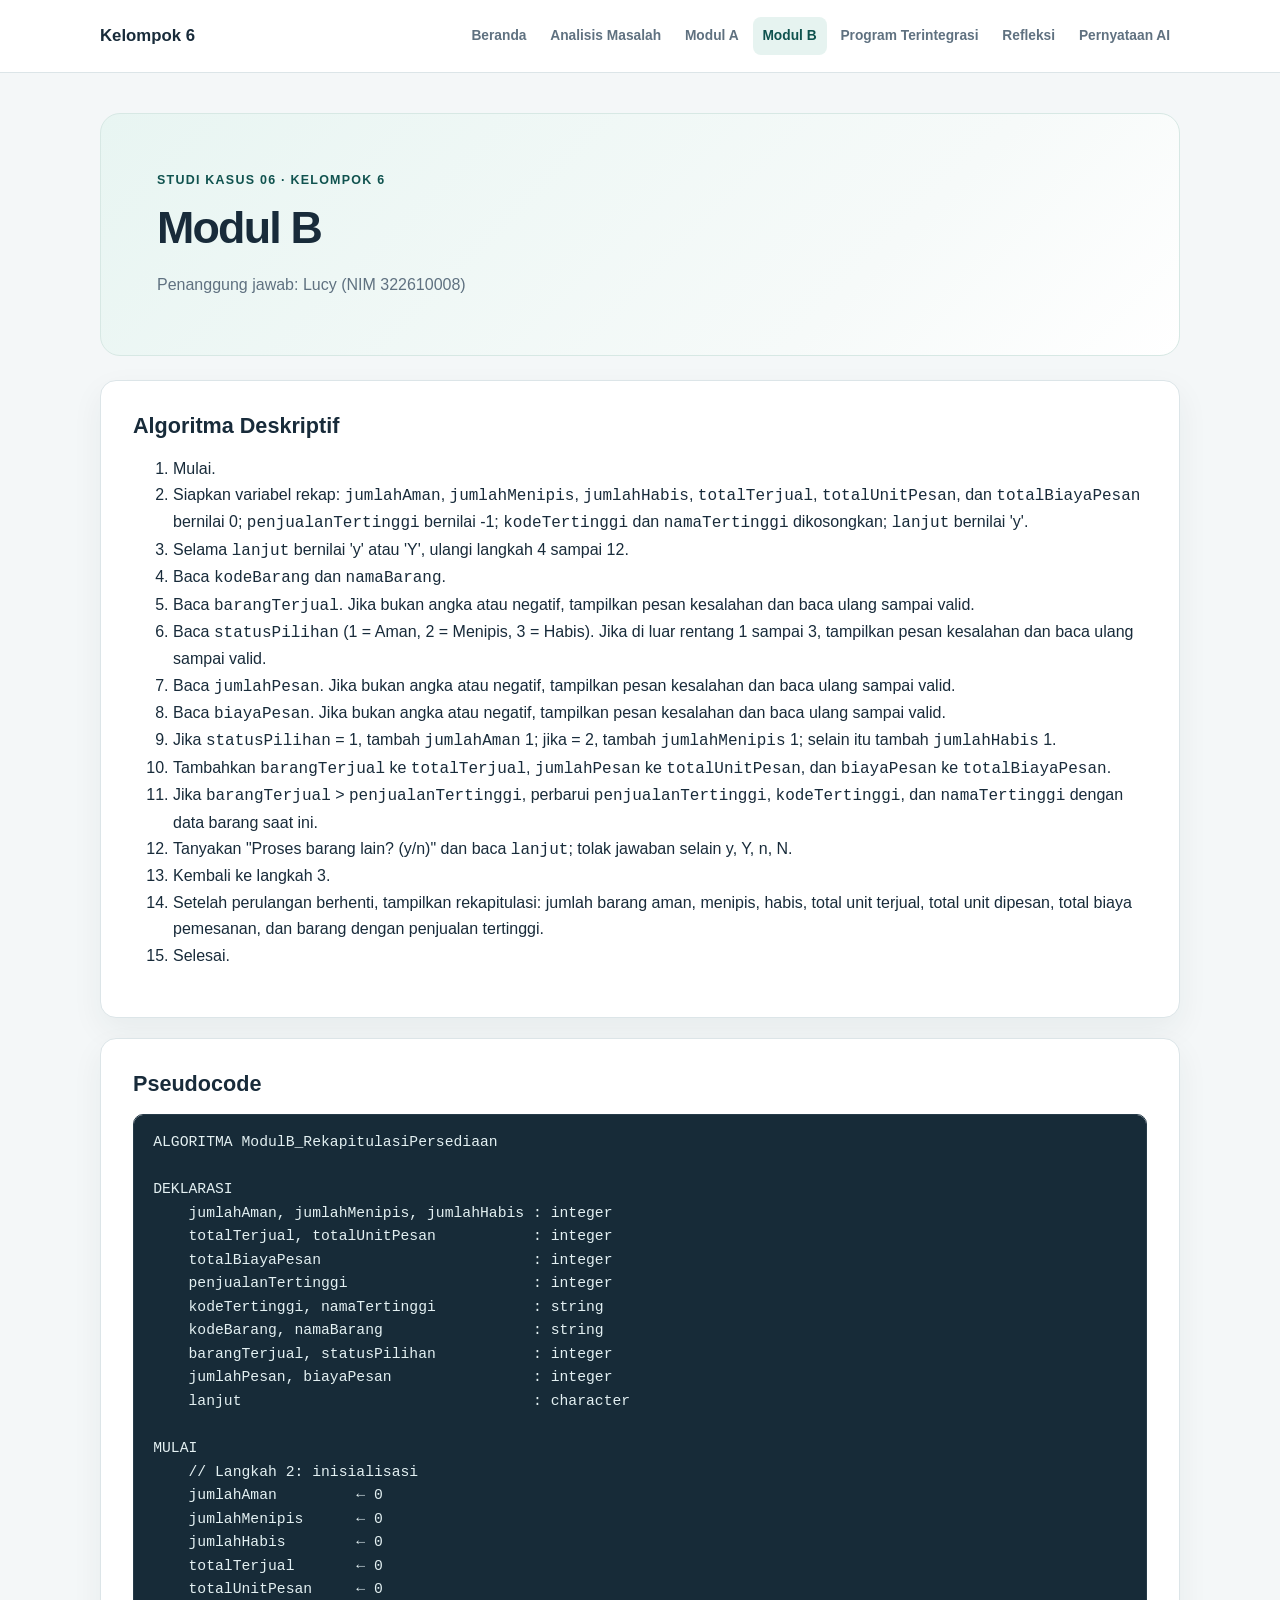
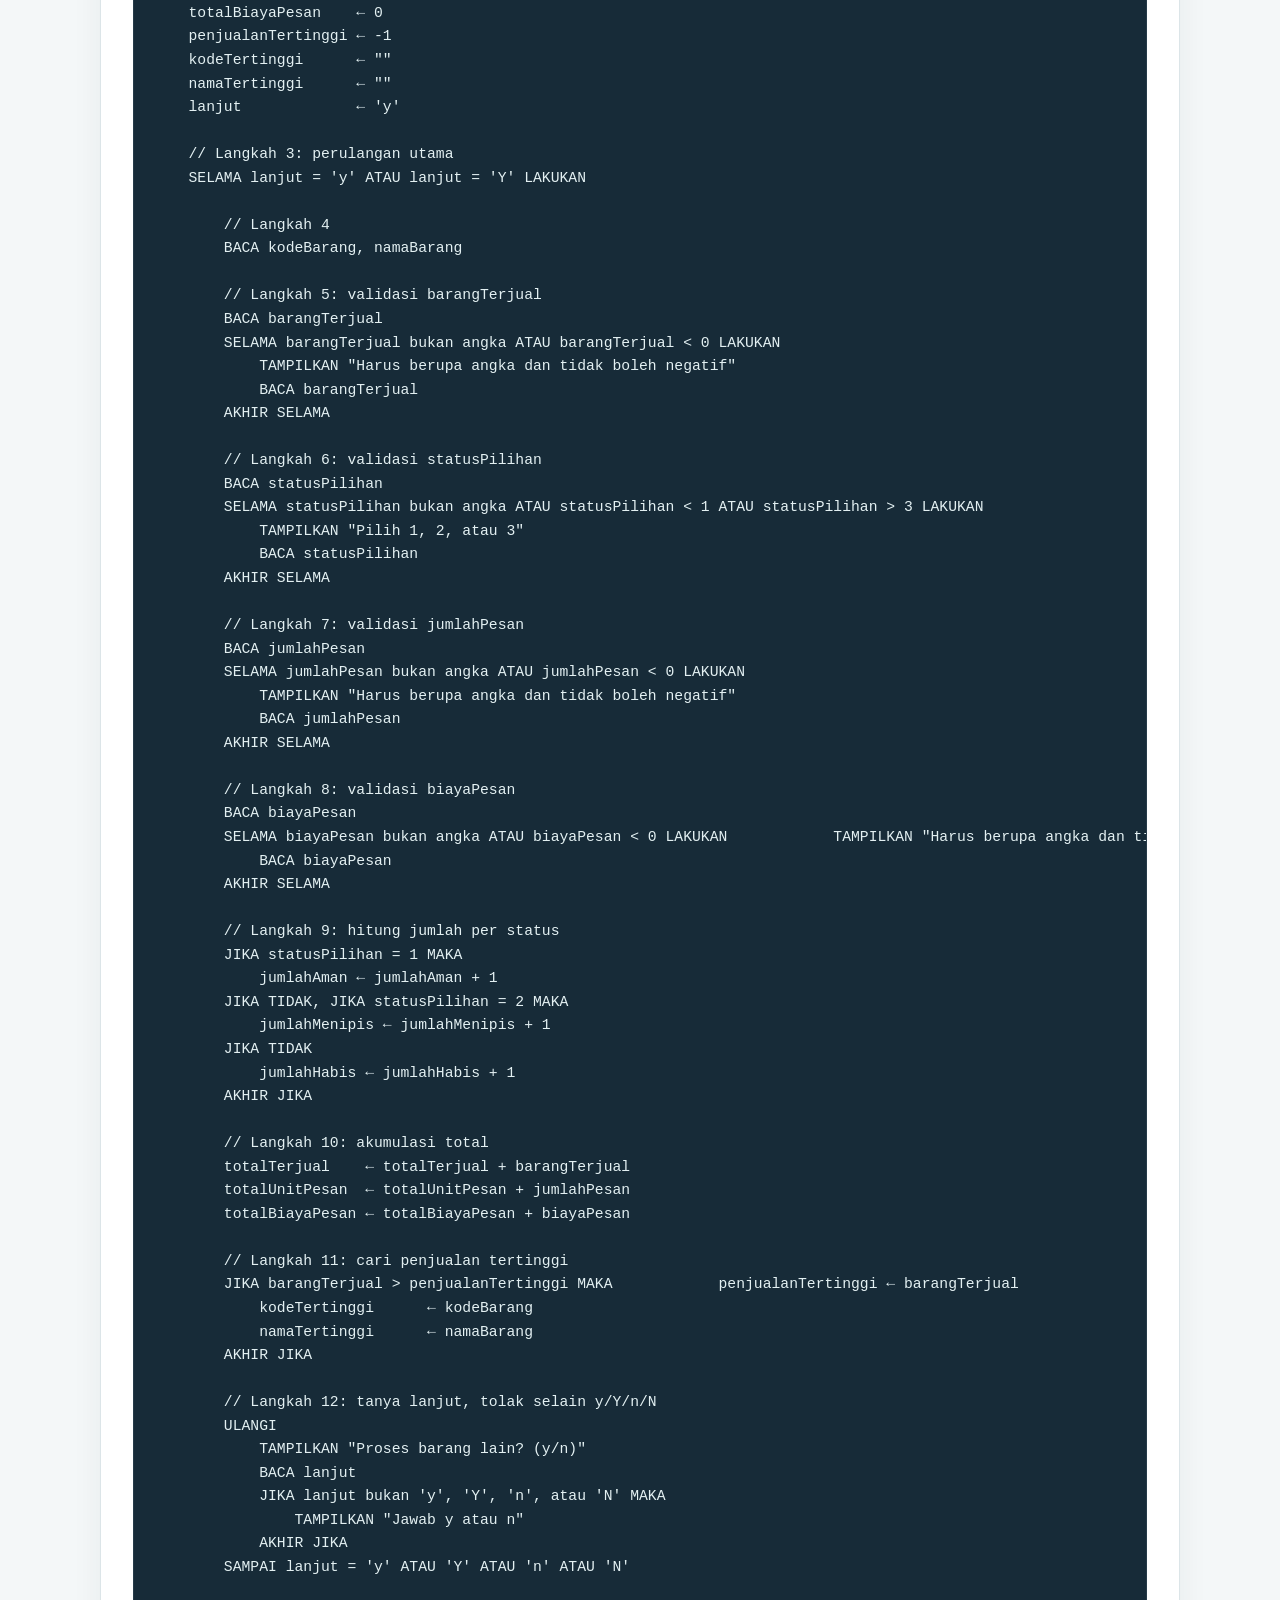
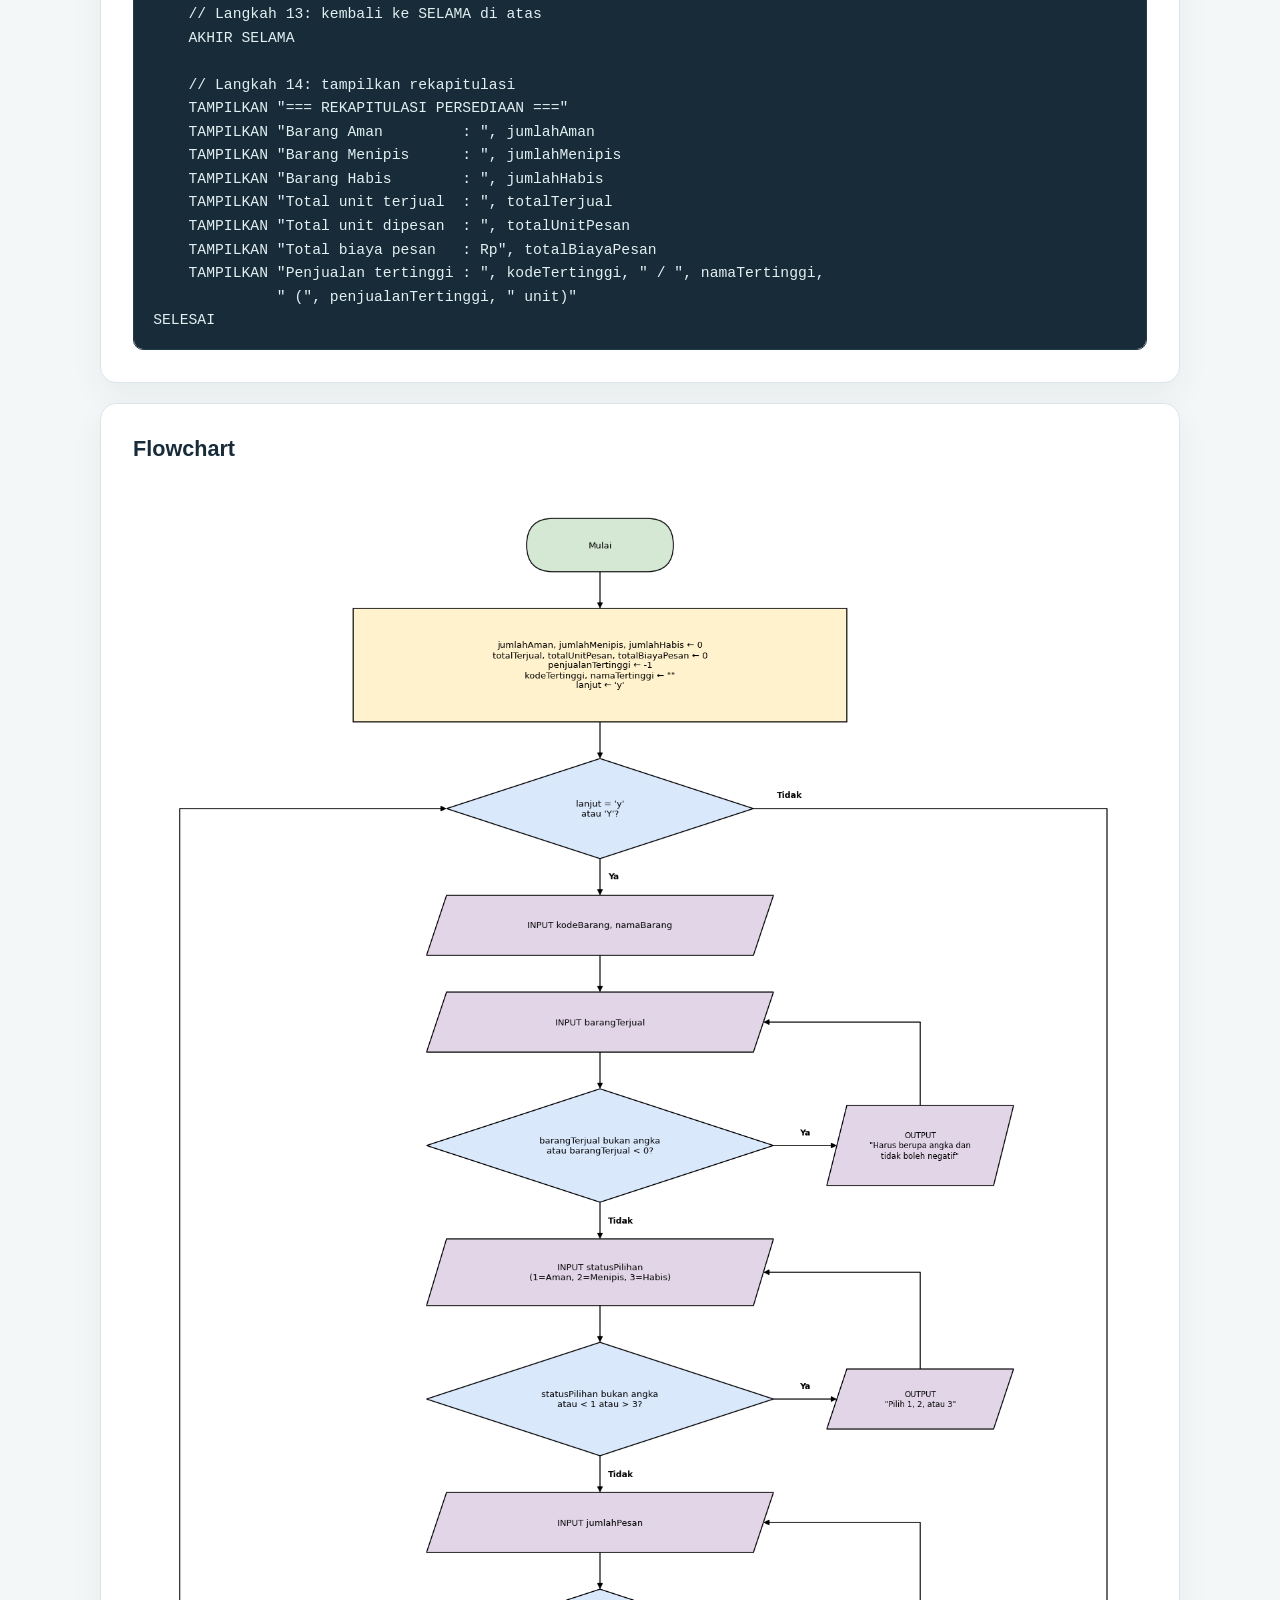
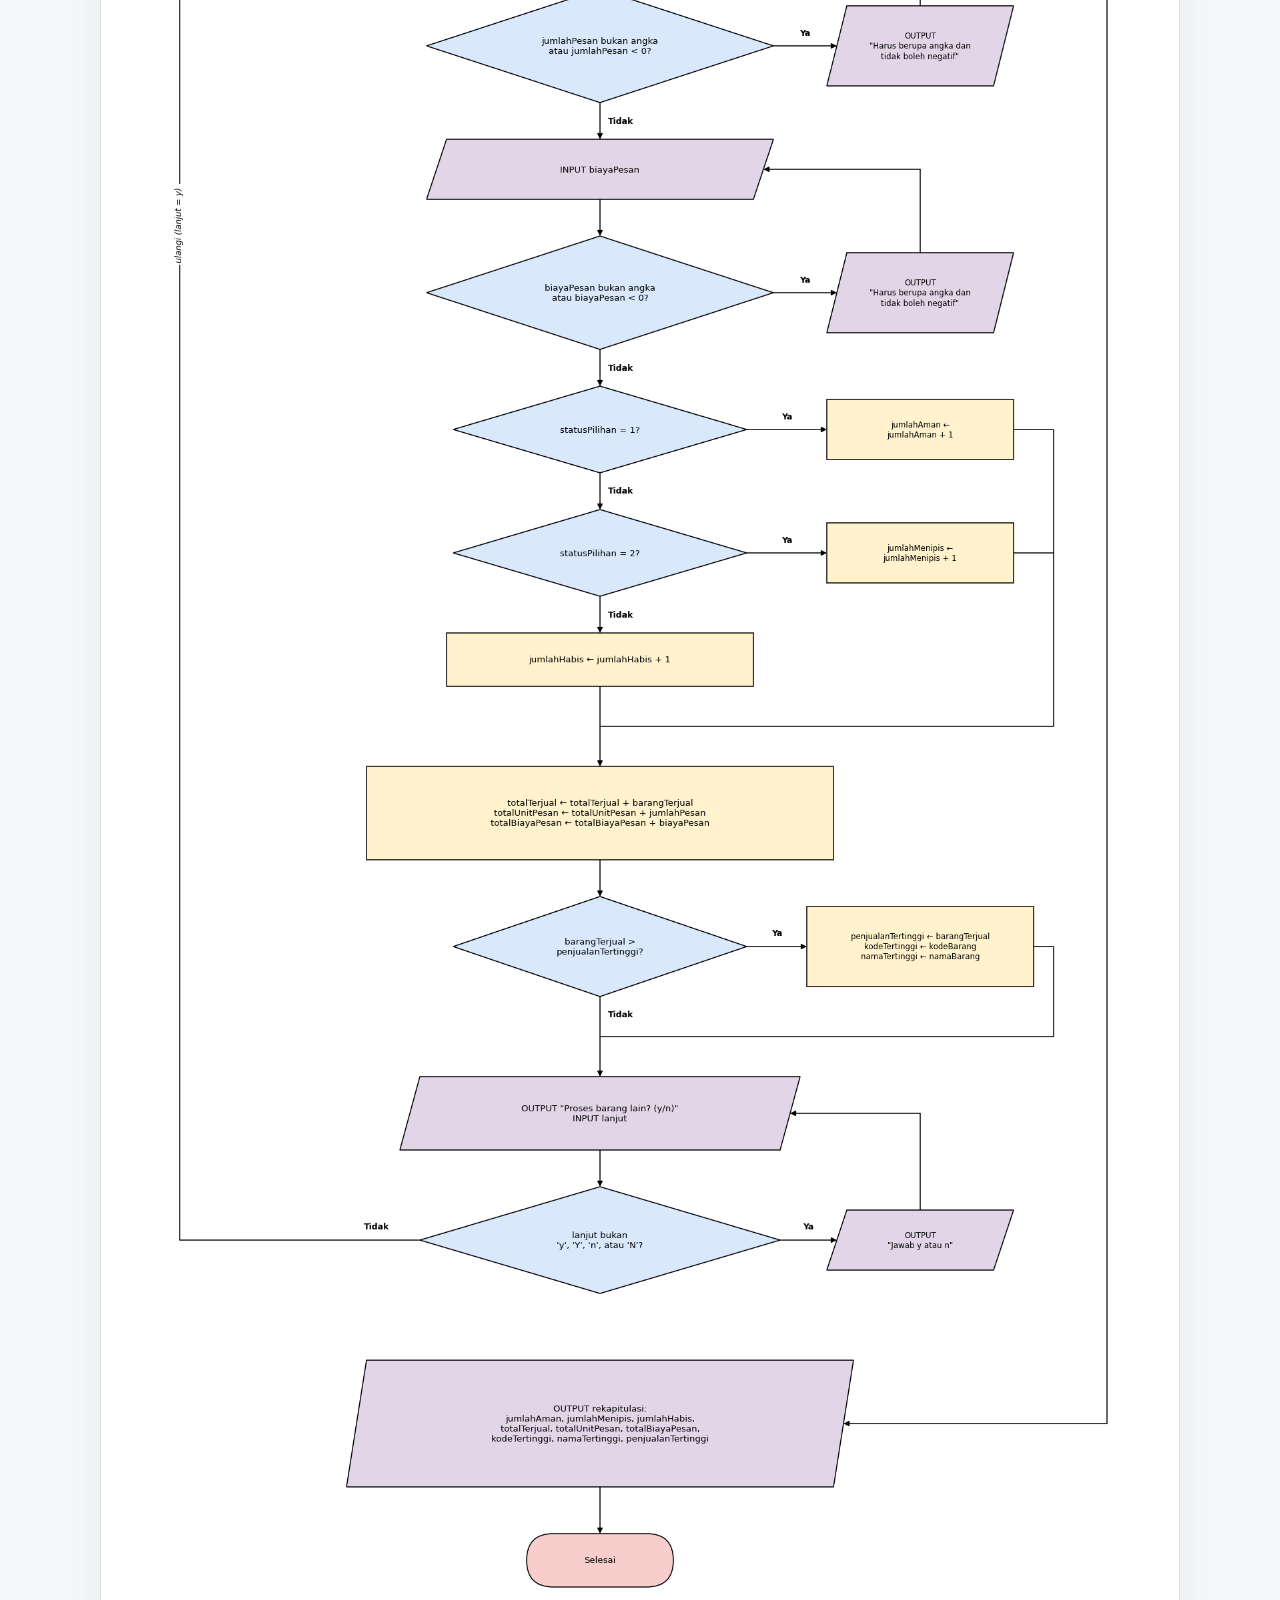
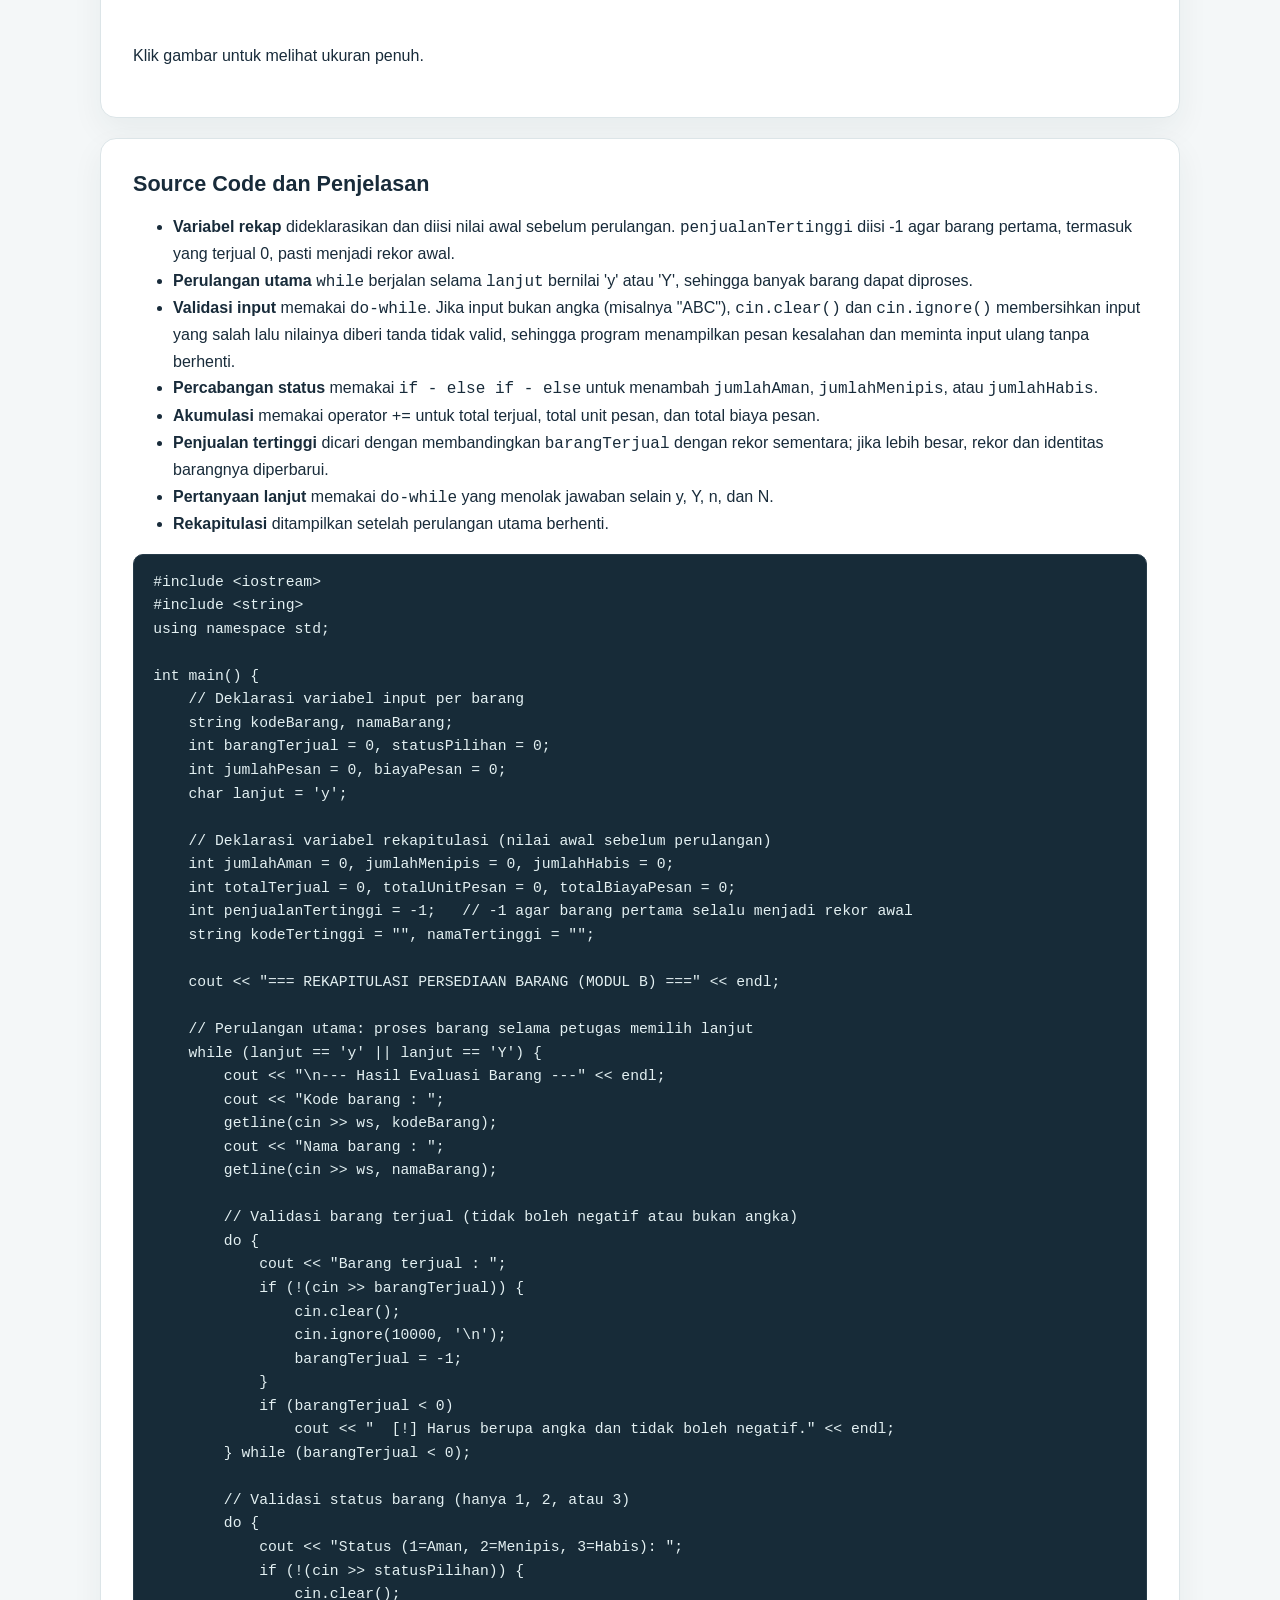
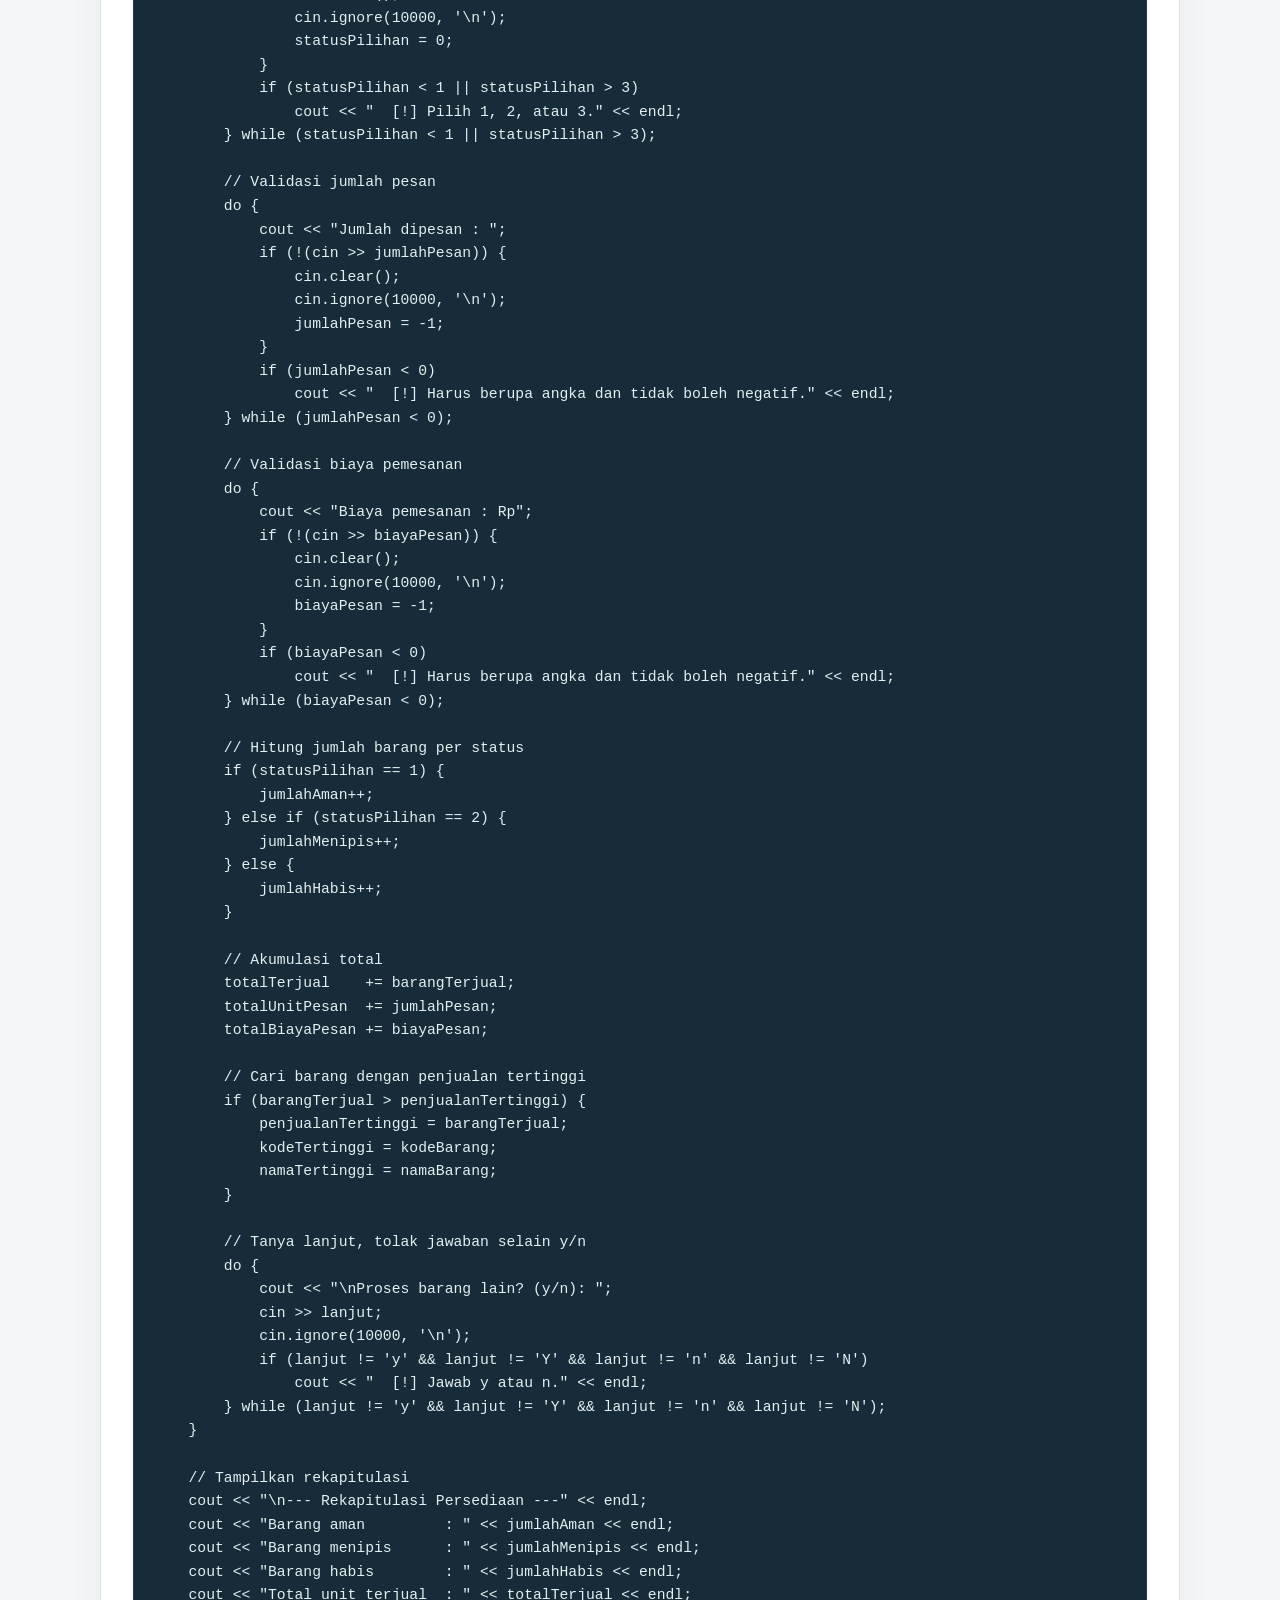
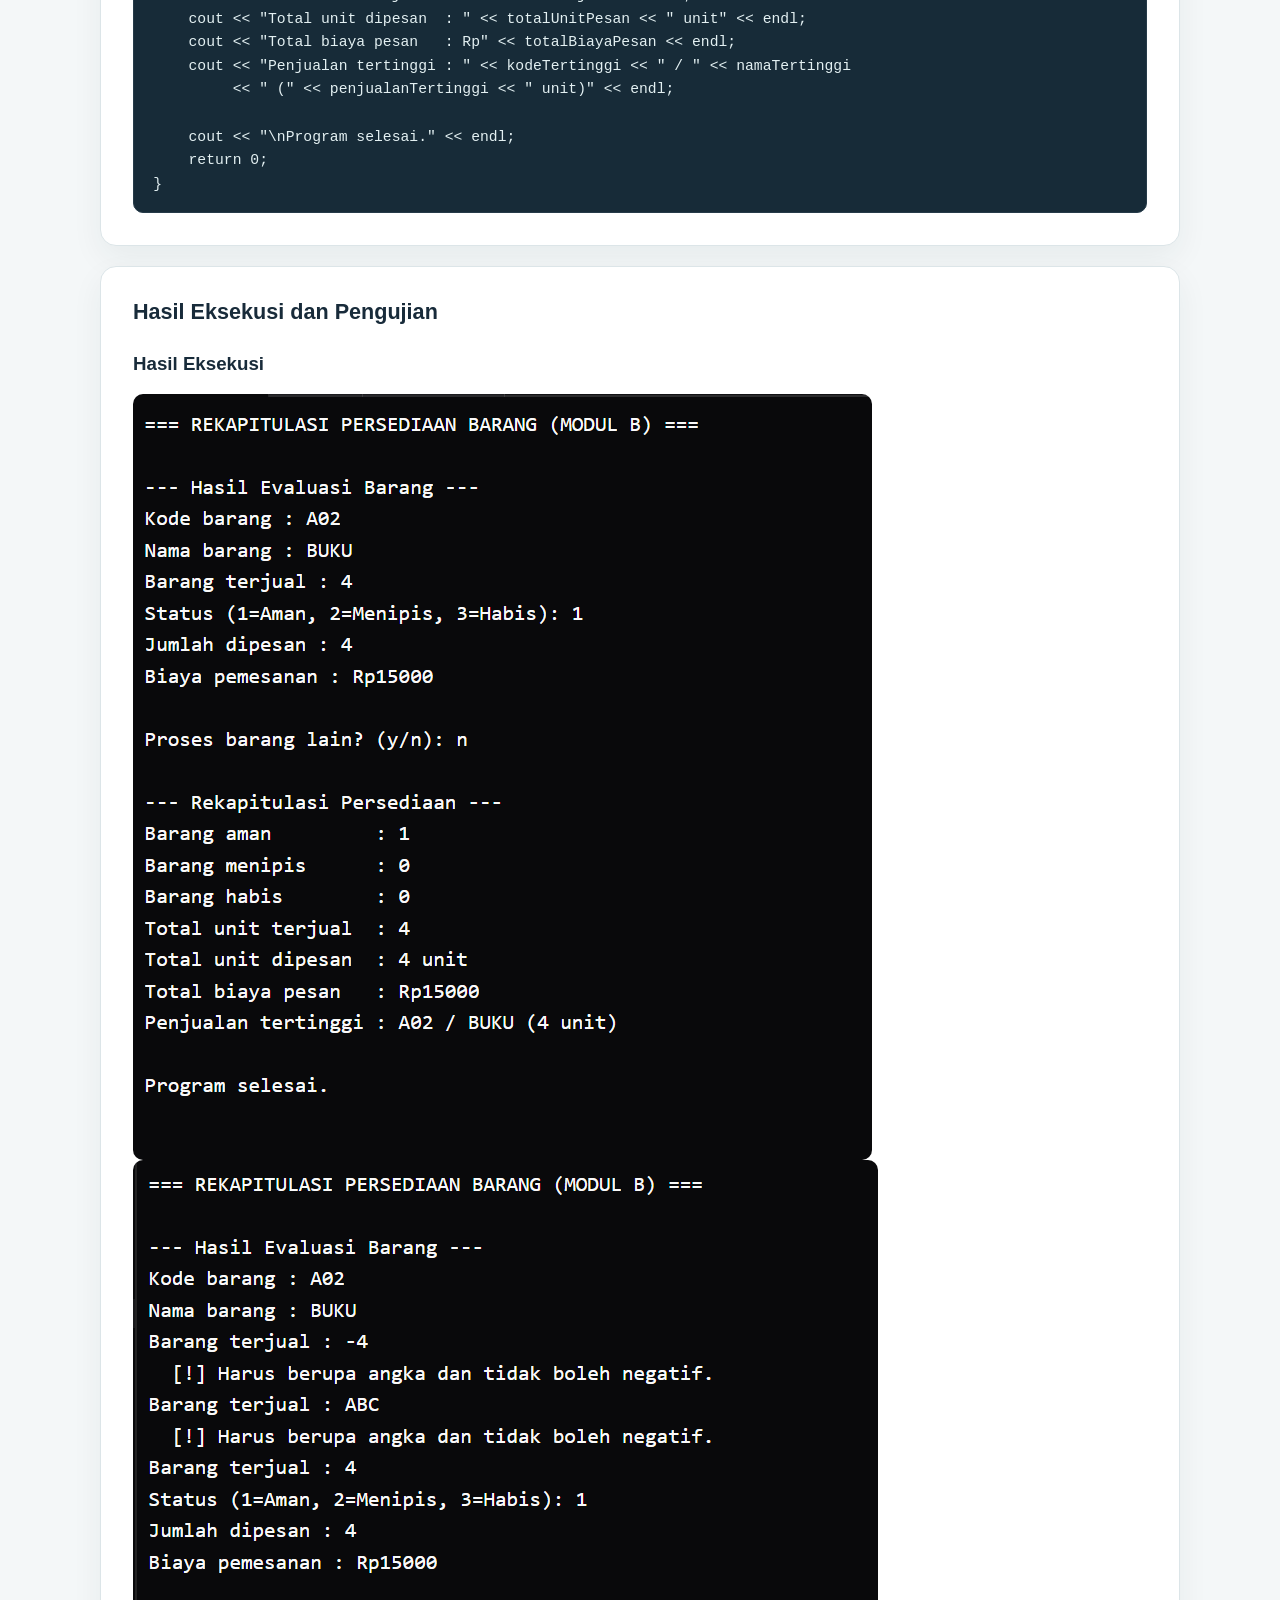
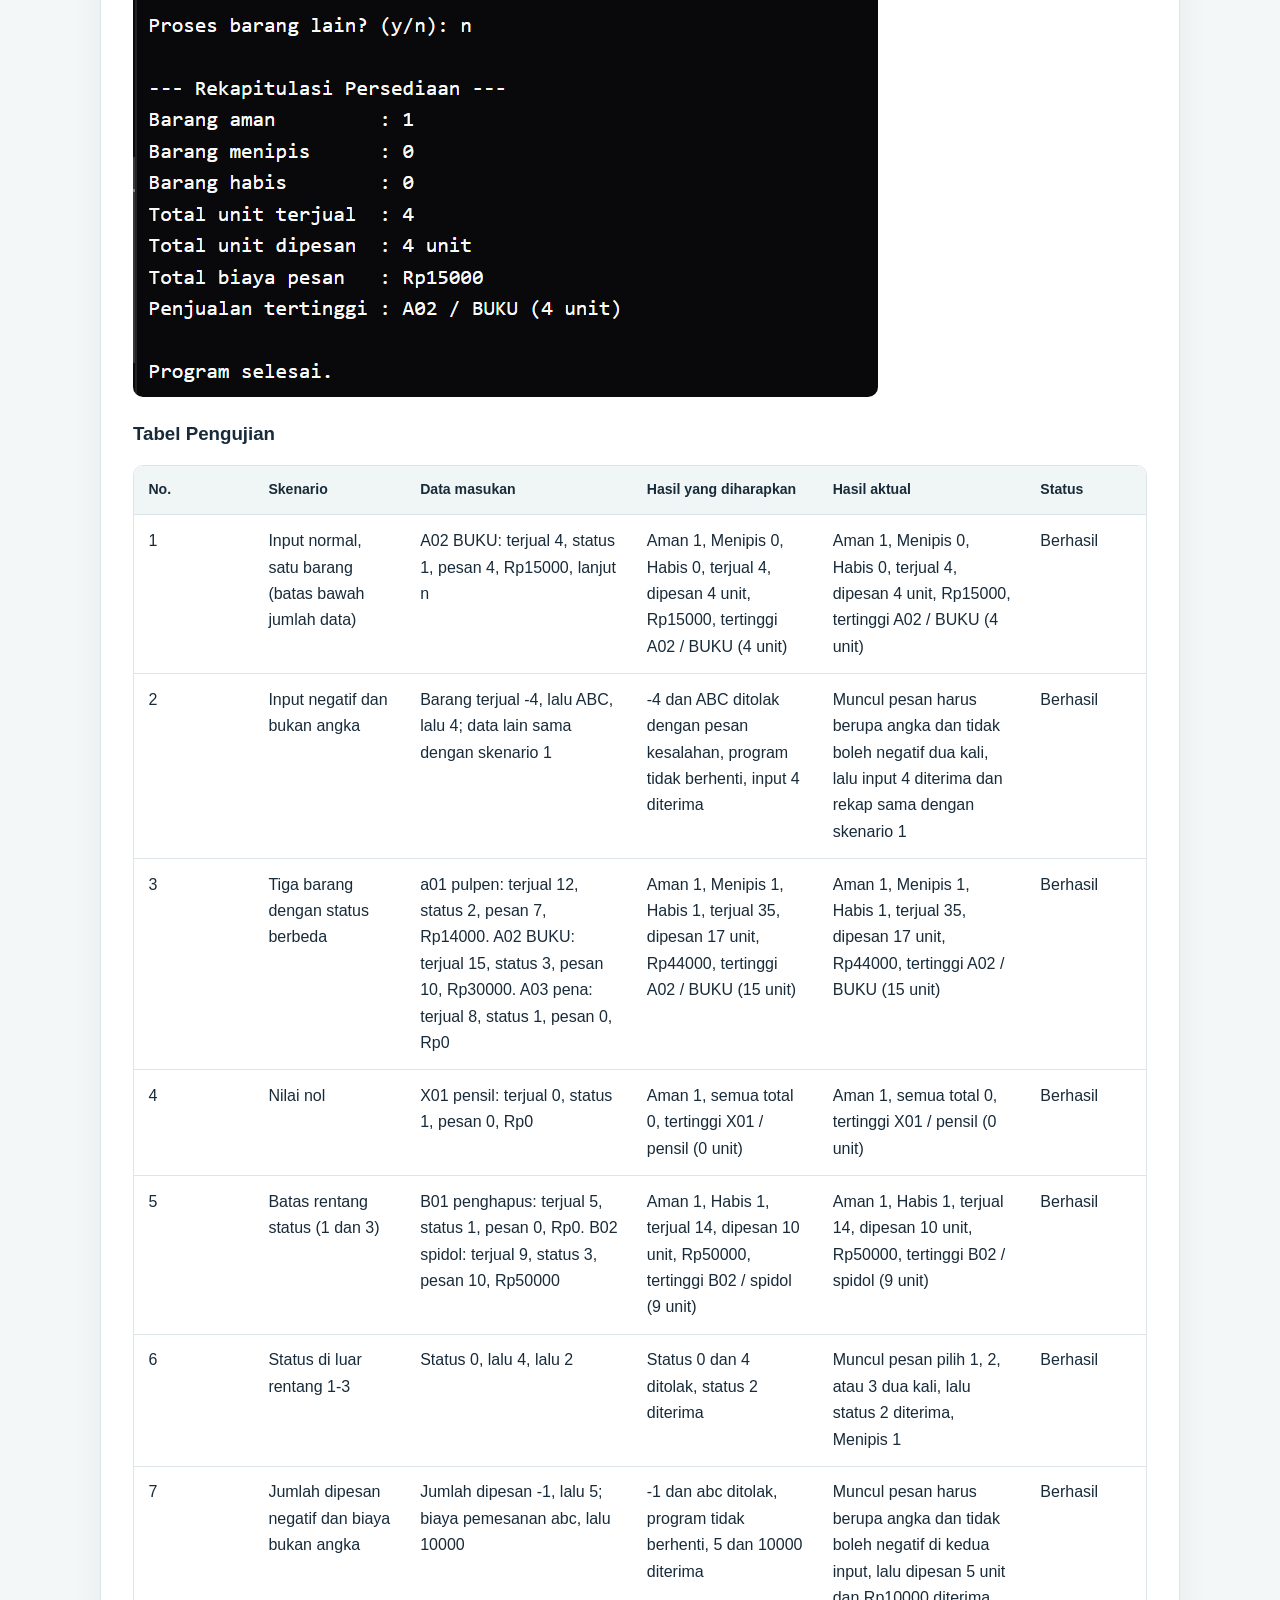
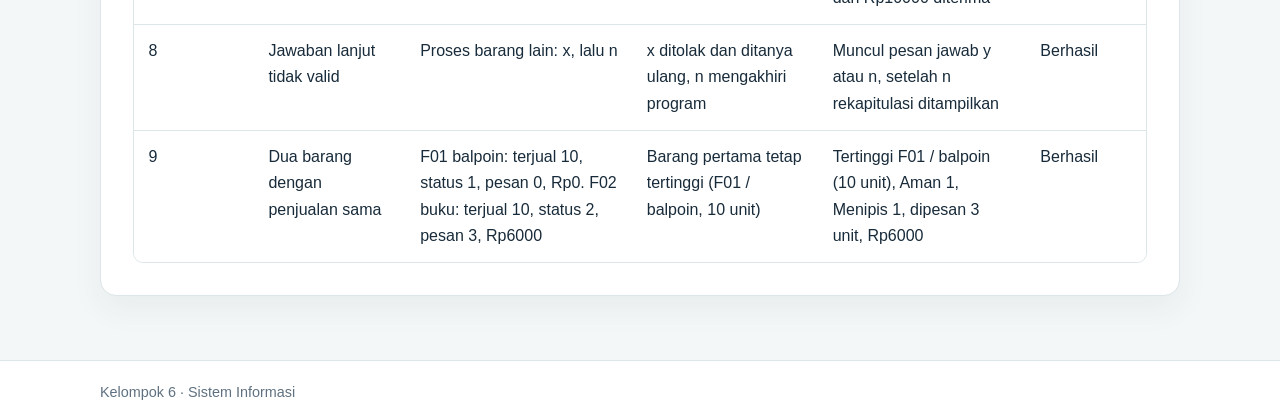
<file: modul-b.html>
<!doctype html>
<html lang="id">
<head>
  <meta charset="utf-8">
  <meta name="viewport" content="width=device-width, initial-scale=1">
  <title>Modul B | Kelompok 6</title>
  <link rel="stylesheet" href="style.css">
</head>
<body>
  <header class="site-header">
    <div class="container header-inner">
      <a class="brand" href="index.html">Kelompok 6</a>
      <nav class="main-nav" aria-label="Navigasi utama">
        <a href="index.html">Beranda</a><a href="analisis.html">Analisis Masalah</a><a href="modul-a.html">Modul A</a><a href="modul-b.html" aria-current="page">Modul B</a><a href="terintegrasi.html">Program Terintegrasi</a><a href="refleksi.html">Refleksi</a><a href="pernyataan-ai.html">Pernyataan AI</a>
      </nav>
    </div>
  </header>
  <main class="container">
    <section class="page-heading"><p class="eyebrow">Studi Kasus 06 · Kelompok 6</p><h1>Modul B</h1><p>Penanggung jawab: Lucy (NIM 322610008)</p></section>
    <section class="card"><h2>Algoritma Deskriptif</h2>
      <ol>
        <li>Mulai.</li>
        <li>Siapkan variabel rekap: <code>jumlahAman</code>, <code>jumlahMenipis</code>, <code>jumlahHabis</code>, <code>totalTerjual</code>, <code>totalUnitPesan</code>, dan <code>totalBiayaPesan</code> bernilai 0; <code>penjualanTertinggi</code> bernilai -1; <code>kodeTertinggi</code> dan <code>namaTertinggi</code> dikosongkan; <code>lanjut</code> bernilai 'y'.</li>
        <li>Selama <code>lanjut</code> bernilai 'y' atau 'Y', ulangi langkah 4 sampai 12.</li>
        <li>Baca <code>kodeBarang</code> dan <code>namaBarang</code>.</li>
        <li>Baca <code>barangTerjual</code>. Jika bukan angka atau negatif, tampilkan pesan kesalahan dan baca ulang sampai valid.</li>
        <li>Baca <code>statusPilihan</code> (1 = Aman, 2 = Menipis, 3 = Habis). Jika di luar rentang 1 sampai 3, tampilkan pesan kesalahan dan baca ulang sampai valid.</li>
        <li>Baca <code>jumlahPesan</code>. Jika bukan angka atau negatif, tampilkan pesan kesalahan dan baca ulang sampai valid.</li>
        <li>Baca <code>biayaPesan</code>. Jika bukan angka atau negatif, tampilkan pesan kesalahan dan baca ulang sampai valid.</li>
        <li>Jika <code>statusPilihan</code> = 1, tambah <code>jumlahAman</code> 1; jika = 2, tambah <code>jumlahMenipis</code> 1; selain itu tambah <code>jumlahHabis</code> 1.</li>
        <li>Tambahkan <code>barangTerjual</code> ke <code>totalTerjual</code>, <code>jumlahPesan</code> ke <code>totalUnitPesan</code>, dan <code>biayaPesan</code> ke <code>totalBiayaPesan</code>.</li>
        <li>Jika <code>barangTerjual</code> &gt; <code>penjualanTertinggi</code>, perbarui <code>penjualanTertinggi</code>, <code>kodeTertinggi</code>, dan <code>namaTertinggi</code> dengan data barang saat ini.</li>        <li>Tanyakan "Proses barang lain? (y/n)" dan baca <code>lanjut</code>; tolak jawaban selain y, Y, n, N.</li>
        <li>Kembali ke langkah 3.</li>
        <li>Setelah perulangan berhenti, tampilkan rekapitulasi: jumlah barang aman, menipis, habis, total unit terjual, total unit dipesan, total biaya pemesanan, dan barang dengan penjualan tertinggi.</li>
        <li>Selesai.</li>
      </ol>
    </section>

    <section class="card"><h2>Pseudocode</h2><pre><code>ALGORITMA ModulB_RekapitulasiPersediaan

DEKLARASI
    jumlahAman, jumlahMenipis, jumlahHabis : integer
    totalTerjual, totalUnitPesan           : integer
    totalBiayaPesan                        : integer
    penjualanTertinggi                     : integer
    kodeTertinggi, namaTertinggi           : string
    kodeBarang, namaBarang                 : string
    barangTerjual, statusPilihan           : integer
    jumlahPesan, biayaPesan                : integer
    lanjut                                 : character

MULAI
    // Langkah 2: inisialisasi
    jumlahAman         ← 0
    jumlahMenipis      ← 0
    jumlahHabis        ← 0
    totalTerjual       ← 0
    totalUnitPesan     ← 0
    totalBiayaPesan    ← 0
    penjualanTertinggi ← -1
    kodeTertinggi      ← ""
    namaTertinggi      ← ""
    lanjut             ← 'y'

    // Langkah 3: perulangan utama
    SELAMA lanjut = 'y' ATAU lanjut = 'Y' LAKUKAN

        // Langkah 4
        BACA kodeBarang, namaBarang

        // Langkah 5: validasi barangTerjual
        BACA barangTerjual
        SELAMA barangTerjual bukan angka ATAU barangTerjual &lt; 0 LAKUKAN
            TAMPILKAN "Harus berupa angka dan tidak boleh negatif"
            BACA barangTerjual
        AKHIR SELAMA

        // Langkah 6: validasi statusPilihan
        BACA statusPilihan
        SELAMA statusPilihan bukan angka ATAU statusPilihan &lt; 1 ATAU statusPilihan &gt; 3 LAKUKAN
            TAMPILKAN "Pilih 1, 2, atau 3"
            BACA statusPilihan
        AKHIR SELAMA

        // Langkah 7: validasi jumlahPesan
        BACA jumlahPesan
        SELAMA jumlahPesan bukan angka ATAU jumlahPesan &lt; 0 LAKUKAN
            TAMPILKAN "Harus berupa angka dan tidak boleh negatif"
            BACA jumlahPesan
        AKHIR SELAMA

        // Langkah 8: validasi biayaPesan
        BACA biayaPesan
        SELAMA biayaPesan bukan angka ATAU biayaPesan &lt; 0 LAKUKAN            TAMPILKAN "Harus berupa angka dan tidak boleh negatif"
            BACA biayaPesan
        AKHIR SELAMA

        // Langkah 9: hitung jumlah per status
        JIKA statusPilihan = 1 MAKA
            jumlahAman ← jumlahAman + 1
        JIKA TIDAK, JIKA statusPilihan = 2 MAKA
            jumlahMenipis ← jumlahMenipis + 1
        JIKA TIDAK
            jumlahHabis ← jumlahHabis + 1
        AKHIR JIKA

        // Langkah 10: akumulasi total
        totalTerjual    ← totalTerjual + barangTerjual
        totalUnitPesan  ← totalUnitPesan + jumlahPesan
        totalBiayaPesan ← totalBiayaPesan + biayaPesan

        // Langkah 11: cari penjualan tertinggi
        JIKA barangTerjual &gt; penjualanTertinggi MAKA            penjualanTertinggi ← barangTerjual
            kodeTertinggi      ← kodeBarang
            namaTertinggi      ← namaBarang
        AKHIR JIKA

        // Langkah 12: tanya lanjut, tolak selain y/Y/n/N
        ULANGI
            TAMPILKAN "Proses barang lain? (y/n)"
            BACA lanjut
            JIKA lanjut bukan 'y', 'Y', 'n', atau 'N' MAKA
                TAMPILKAN "Jawab y atau n"
            AKHIR JIKA
        SAMPAI lanjut = 'y' ATAU 'Y' ATAU 'n' ATAU 'N'

    // Langkah 13: kembali ke SELAMA di atas
    AKHIR SELAMA

    // Langkah 14: tampilkan rekapitulasi
    TAMPILKAN "=== REKAPITULASI PERSEDIAAN ==="
    TAMPILKAN "Barang Aman         : ", jumlahAman
    TAMPILKAN "Barang Menipis      : ", jumlahMenipis
    TAMPILKAN "Barang Habis        : ", jumlahHabis
    TAMPILKAN "Total unit terjual  : ", totalTerjual
    TAMPILKAN "Total unit dipesan  : ", totalUnitPesan
    TAMPILKAN "Total biaya pesan   : Rp", totalBiayaPesan
    TAMPILKAN "Penjualan tertinggi : ", kodeTertinggi, " / ", namaTertinggi,
              " (", penjualanTertinggi, " unit)"
SELESAI</code></pre></section>

    <section class="card"><h2>Flowchart</h2>
      <a href="assets/flowchart/flowchart-modul-b.png"><img src="assets/flowchart/flowchart-modul-b.png" alt="Flowchart Modul B"></a>
      <p>Klik gambar untuk melihat ukuran penuh.</p>
    </section>

    <section class="card"><h2>Source Code dan Penjelasan</h2>
      <ul>
        <li><strong>Variabel rekap</strong> dideklarasikan dan diisi nilai awal sebelum perulangan. <code>penjualanTertinggi</code> diisi -1 agar barang pertama, termasuk yang terjual 0, pasti menjadi rekor awal.</li>
        <li><strong>Perulangan utama</strong> <code>while</code> berjalan selama <code>lanjut</code> bernilai 'y' atau 'Y', sehingga banyak barang dapat diproses.</li>
        <li><strong>Validasi input</strong> memakai <code>do-while</code>. Jika input bukan angka (misalnya "ABC"), <code>cin.clear()</code> dan <code>cin.ignore()</code> membersihkan input yang salah lalu nilainya diberi tanda tidak valid, sehingga program menampilkan pesan kesalahan dan meminta input ulang tanpa berhenti.</li>
        <li><strong>Percabangan status</strong> memakai <code>if - else if - else</code> untuk menambah <code>jumlahAman</code>, <code>jumlahMenipis</code>, atau <code>jumlahHabis</code>.</li>
        <li><strong>Akumulasi</strong> memakai operator <code>+=</code> untuk total terjual, total unit pesan, dan total biaya pesan.</li>
        <li><strong>Penjualan tertinggi</strong> dicari dengan membandingkan <code>barangTerjual</code> dengan rekor sementara; jika lebih besar, rekor dan identitas barangnya diperbarui.</li>
        <li><strong>Pertanyaan lanjut</strong> memakai <code>do-while</code> yang menolak jawaban selain y, Y, n, dan N.</li>
        <li><strong>Rekapitulasi</strong> ditampilkan setelah perulangan utama berhenti.</li>
      </ul>
<pre><code>#include &lt;iostream&gt;
#include &lt;string&gt;
using namespace std;

int main() {
    // Deklarasi variabel input per barang
    string kodeBarang, namaBarang;
    int barangTerjual = 0, statusPilihan = 0;
    int jumlahPesan = 0, biayaPesan = 0;
    char lanjut = 'y';

    // Deklarasi variabel rekapitulasi (nilai awal sebelum perulangan)
    int jumlahAman = 0, jumlahMenipis = 0, jumlahHabis = 0;
    int totalTerjual = 0, totalUnitPesan = 0, totalBiayaPesan = 0;
    int penjualanTertinggi = -1;   // -1 agar barang pertama selalu menjadi rekor awal
    string kodeTertinggi = "", namaTertinggi = "";

    cout &lt;&lt; "=== REKAPITULASI PERSEDIAAN BARANG (MODUL B) ===" &lt;&lt; endl;

    // Perulangan utama: proses barang selama petugas memilih lanjut
    while (lanjut == 'y' || lanjut == 'Y') {
        cout &lt;&lt; "\n--- Hasil Evaluasi Barang ---" &lt;&lt; endl;
        cout &lt;&lt; "Kode barang : ";
        getline(cin &gt;&gt; ws, kodeBarang);
        cout &lt;&lt; "Nama barang : ";
        getline(cin &gt;&gt; ws, namaBarang);

        // Validasi barang terjual (tidak boleh negatif atau bukan angka)
        do {
            cout &lt;&lt; "Barang terjual : ";
            if (!(cin &gt;&gt; barangTerjual)) {
                cin.clear();
                cin.ignore(10000, '\n');
                barangTerjual = -1;
            }
            if (barangTerjual &lt; 0)
                cout &lt;&lt; "  [!] Harus berupa angka dan tidak boleh negatif." &lt;&lt; endl;
        } while (barangTerjual &lt; 0);

        // Validasi status barang (hanya 1, 2, atau 3)
        do {
            cout &lt;&lt; "Status (1=Aman, 2=Menipis, 3=Habis): ";
            if (!(cin &gt;&gt; statusPilihan)) {
                cin.clear();
                cin.ignore(10000, '\n');
                statusPilihan = 0;
            }
            if (statusPilihan &lt; 1 || statusPilihan &gt; 3)
                cout &lt;&lt; "  [!] Pilih 1, 2, atau 3." &lt;&lt; endl;
        } while (statusPilihan &lt; 1 || statusPilihan &gt; 3);

        // Validasi jumlah pesan
        do {
            cout &lt;&lt; "Jumlah dipesan : ";
            if (!(cin &gt;&gt; jumlahPesan)) {
                cin.clear();
                cin.ignore(10000, '\n');
                jumlahPesan = -1;
            }
            if (jumlahPesan &lt; 0)
                cout &lt;&lt; "  [!] Harus berupa angka dan tidak boleh negatif." &lt;&lt; endl;
        } while (jumlahPesan &lt; 0);

        // Validasi biaya pemesanan
        do {
            cout &lt;&lt; "Biaya pemesanan : Rp";
            if (!(cin &gt;&gt; biayaPesan)) {
                cin.clear();
                cin.ignore(10000, '\n');
                biayaPesan = -1;
            }
            if (biayaPesan &lt; 0)
                cout &lt;&lt; "  [!] Harus berupa angka dan tidak boleh negatif." &lt;&lt; endl;
        } while (biayaPesan &lt; 0);

        // Hitung jumlah barang per status
        if (statusPilihan == 1) {
            jumlahAman++;
        } else if (statusPilihan == 2) {
            jumlahMenipis++;
        } else {
            jumlahHabis++;
        }

        // Akumulasi total
        totalTerjual    += barangTerjual;
        totalUnitPesan  += jumlahPesan;
        totalBiayaPesan += biayaPesan;

        // Cari barang dengan penjualan tertinggi
        if (barangTerjual &gt; penjualanTertinggi) {
            penjualanTertinggi = barangTerjual;
            kodeTertinggi = kodeBarang;
            namaTertinggi = namaBarang;
        }

        // Tanya lanjut, tolak jawaban selain y/n
        do {
            cout &lt;&lt; "\nProses barang lain? (y/n): ";
            cin &gt;&gt; lanjut;
            cin.ignore(10000, '\n');
            if (lanjut != 'y' &amp;&amp; lanjut != 'Y' &amp;&amp; lanjut != 'n' &amp;&amp; lanjut != 'N')
                cout &lt;&lt; "  [!] Jawab y atau n." &lt;&lt; endl;
        } while (lanjut != 'y' &amp;&amp; lanjut != 'Y' &amp;&amp; lanjut != 'n' &amp;&amp; lanjut != 'N');
    }

    // Tampilkan rekapitulasi
    cout &lt;&lt; "\n--- Rekapitulasi Persediaan ---" &lt;&lt; endl;
    cout &lt;&lt; "Barang aman         : " &lt;&lt; jumlahAman &lt;&lt; endl;
    cout &lt;&lt; "Barang menipis      : " &lt;&lt; jumlahMenipis &lt;&lt; endl;
    cout &lt;&lt; "Barang habis        : " &lt;&lt; jumlahHabis &lt;&lt; endl;
    cout &lt;&lt; "Total unit terjual  : " &lt;&lt; totalTerjual &lt;&lt; endl;
    cout &lt;&lt; "Total unit dipesan  : " &lt;&lt; totalUnitPesan &lt;&lt; " unit" &lt;&lt; endl;
    cout &lt;&lt; "Total biaya pesan   : Rp" &lt;&lt; totalBiayaPesan &lt;&lt; endl;
    cout &lt;&lt; "Penjualan tertinggi : " &lt;&lt; kodeTertinggi &lt;&lt; " / " &lt;&lt; namaTertinggi
         &lt;&lt; " (" &lt;&lt; penjualanTertinggi &lt;&lt; " unit)" &lt;&lt; endl;

    cout &lt;&lt; "\nProgram selesai." &lt;&lt; endl;
    return 0;
}</code></pre>
</section>
      
    <section class="card"><h2>Hasil Eksekusi dan Pengujian</h2>
      <h3>Hasil Eksekusi</h3>
      <a href="assets/screenshot/hasil-rekap-modulB.png"><img src="assets/screenshot/hasil-rekap-modulB.png" alt="Hasil eksekusi rekapitulasi persediaan Modul B"></a>
      <a href="assets/screenshot/hasil-validasi-modulB.png"><img src="assets/screenshot/hasil-validasi-modulB.png" alt="Hasil eksekusi validasi input Modul B"></a>

      <h3>Tabel Pengujian</h3>
      <div class="table-wrap"><table>
        <thead><tr><th>No.</th><th>Skenario</th><th>Data masukan</th><th>Hasil yang diharapkan</th><th>Hasil aktual</th><th>Status</th></tr></thead>
        <tbody>
      <tr><td>1</td><td>Input normal, satu barang (batas bawah jumlah data)</td><td>A02 BUKU: terjual 4, status 1, pesan 4, Rp15000, lanjut n</td><td>Aman 1, Menipis 0, Habis 0, terjual 4, dipesan 4 unit, Rp15000, tertinggi A02 / BUKU (4 unit)</td><td>Aman 1, Menipis 0, Habis 0, terjual 4, dipesan 4 unit, Rp15000, tertinggi A02 / BUKU (4 unit)</td><td>Berhasil</td></tr>
      <tr><td>2</td><td>Input negatif dan bukan angka</td><td>Barang terjual -4, lalu ABC, lalu 4; data lain sama dengan skenario 1</td><td>-4 dan ABC ditolak dengan pesan kesalahan, program tidak berhenti, input 4 diterima</td><td>Muncul pesan harus berupa angka dan tidak boleh negatif dua kali, lalu input 4 diterima dan rekap sama dengan skenario 1</td><td>Berhasil</td></tr>
      <tr><td>3</td><td>Tiga barang dengan status berbeda</td><td>a01 pulpen: terjual 12, status 2, pesan 7, Rp14000. A02 BUKU: terjual 15, status 3, pesan 10, Rp30000. A03 pena: terjual 8, status 1, pesan 0, Rp0</td><td>Aman 1, Menipis 1, Habis 1, terjual 35, dipesan 17 unit, Rp44000, tertinggi A02 / BUKU (15 unit)</td><td>Aman 1, Menipis 1, Habis 1, terjual 35, dipesan 17 unit, Rp44000, tertinggi A02 / BUKU (15 unit)</td><td>Berhasil</td></tr>
      <tr><td>4</td><td>Nilai nol</td><td>X01 pensil: terjual 0, status 1, pesan 0, Rp0</td><td>Aman 1, semua total 0, tertinggi X01 / pensil (0 unit)</td><td>Aman 1, semua total 0, tertinggi X01 / pensil (0 unit)</td><td>Berhasil</td></tr>
      <tr><td>5</td><td>Batas rentang status (1 dan 3)</td><td>B01 penghapus: terjual 5, status 1, pesan 0, Rp0. B02 spidol: terjual 9, status 3, pesan 10, Rp50000</td><td>Aman 1, Habis 1, terjual 14, dipesan 10 unit, Rp50000, tertinggi B02 / spidol (9 unit)</td><td>Aman 1, Habis 1, terjual 14, dipesan 10 unit, Rp50000, tertinggi B02 / spidol (9 unit)</td><td>Berhasil</td></tr>
      <tr><td>6</td><td>Status di luar rentang 1-3</td><td>Status 0, lalu 4, lalu 2</td><td>Status 0 dan 4 ditolak, status 2 diterima</td><td>Muncul pesan pilih 1, 2, atau 3 dua kali, lalu status 2 diterima, Menipis 1</td><td>Berhasil</td></tr>
      <tr><td>7</td><td>Jumlah dipesan negatif dan biaya bukan angka</td><td>Jumlah dipesan -1, lalu 5; biaya pemesanan abc, lalu 10000</td><td>-1 dan abc ditolak, program tidak berhenti, 5 dan 10000 diterima</td><td>Muncul pesan harus berupa angka dan tidak boleh negatif di kedua input, lalu dipesan 5 unit dan Rp10000 diterima</td><td>Berhasil</td></tr>
      <tr><td>8</td><td>Jawaban lanjut tidak valid</td><td>Proses barang lain: x, lalu n</td><td>x ditolak dan ditanya ulang, n mengakhiri program</td><td>Muncul pesan jawab y atau n, setelah n rekapitulasi ditampilkan</td><td>Berhasil</td></tr>
      <tr><td>9</td><td>Dua barang dengan penjualan sama</td><td>F01 balpoin: terjual 10, status 1, pesan 0, Rp0. F02 buku: terjual 10, status 2, pesan 3, Rp6000</td><td>Barang pertama tetap tertinggi (F01 / balpoin, 10 unit)</td><td>Tertinggi F01 / balpoin (10 unit), Aman 1, Menipis 1, dipesan 3 unit, Rp6000</td><td>Berhasil</td></tr>
        </tbody>
      </table></div>
    </section>
  </main>
  <footer class="site-footer"><div class="container">Kelompok 6 <span aria-hidden="true">·</span> Sistem Informasi</div></footer>
</body>
</html>
</file>
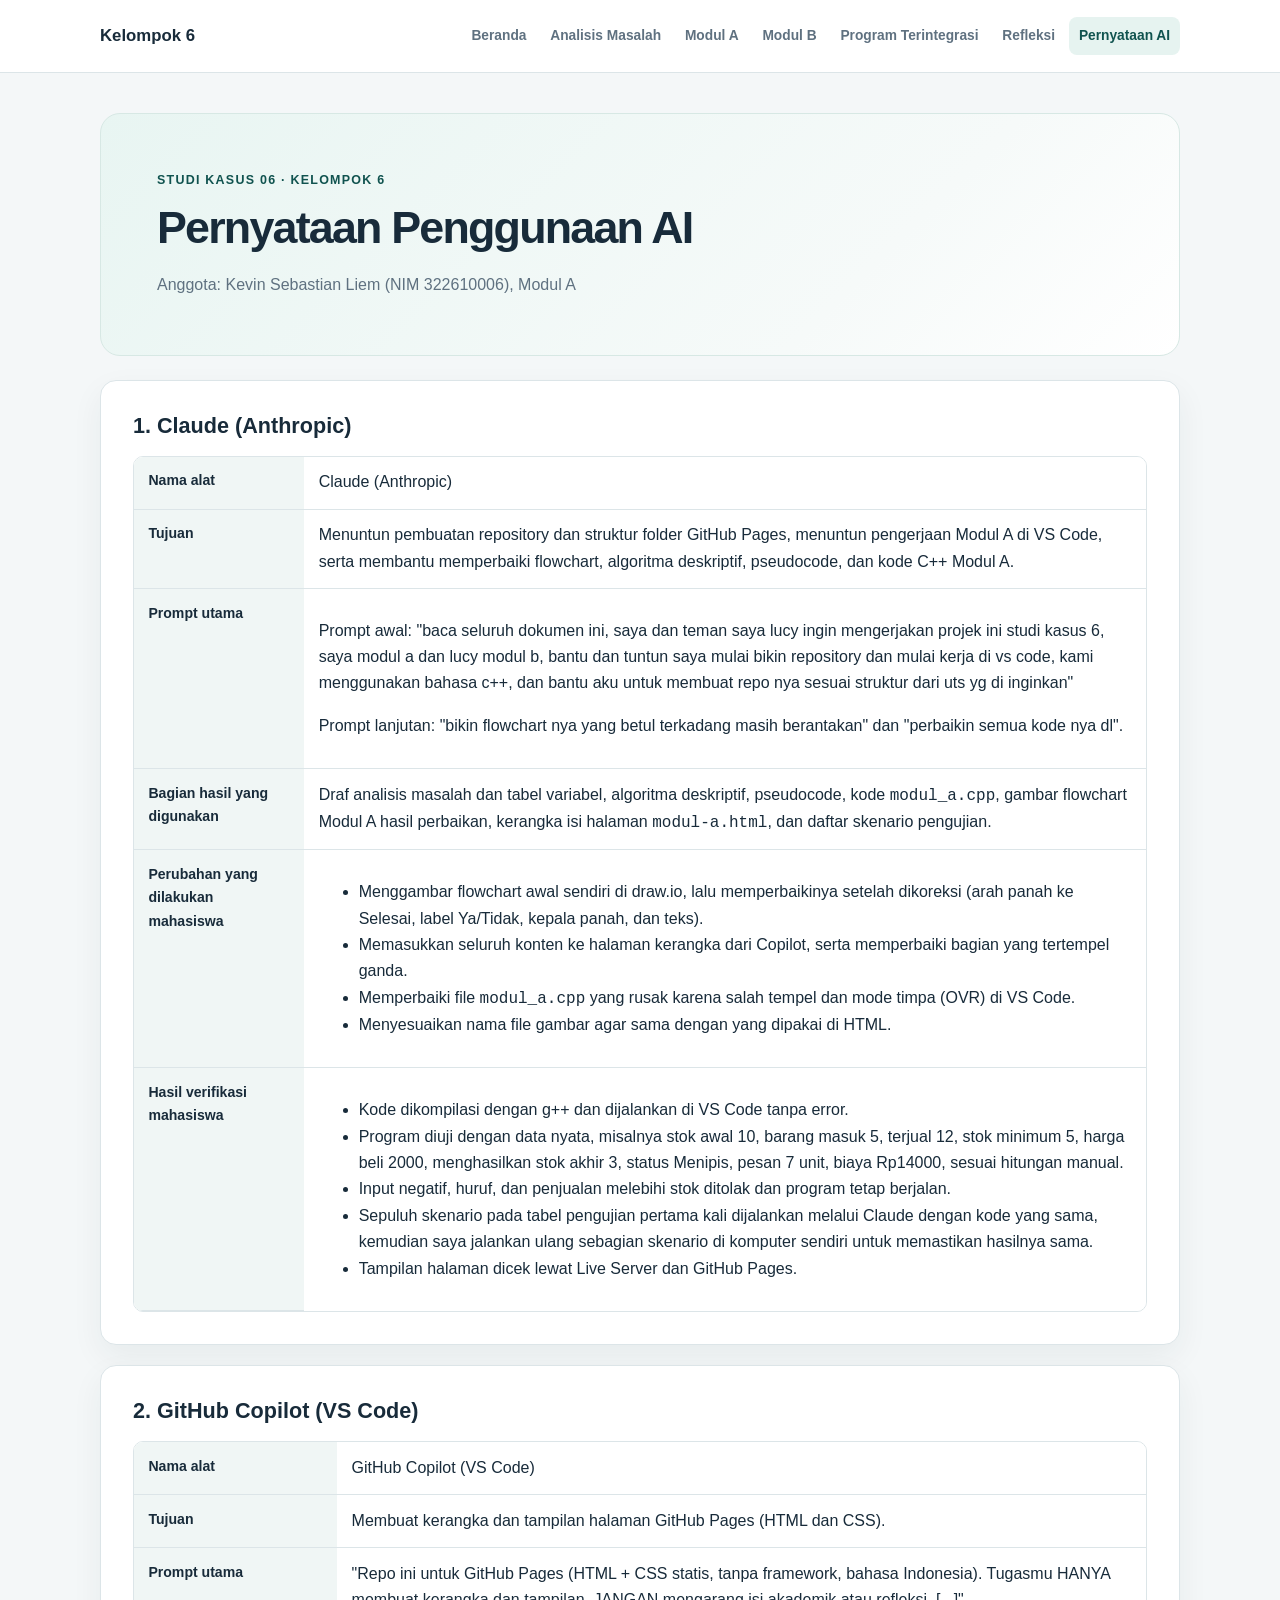
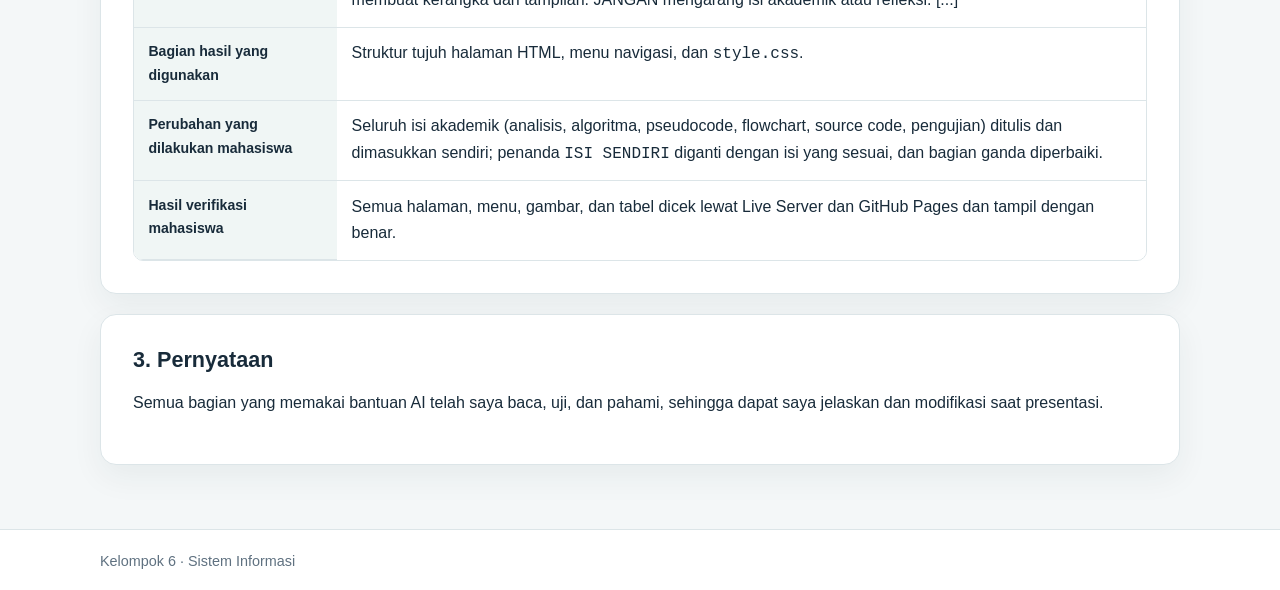
<file: pernyataan-ai.html>
<!doctype html>
<html lang="id">
<head>
  <meta charset="utf-8">
  <meta name="viewport" content="width=device-width, initial-scale=1">
  <title>Pernyataan Penggunaan AI | Kelompok 6</title>
  <link rel="stylesheet" href="style.css">
</head>
<body>
  <header class="site-header">
    <div class="container header-inner">
      <a class="brand" href="index.html">Kelompok 6</a>
      <nav class="main-nav" aria-label="Navigasi utama">
        <a href="index.html">Beranda</a><a href="analisis.html">Analisis Masalah</a><a href="modul-a.html">Modul A</a><a href="modul-b.html">Modul B</a><a href="terintegrasi.html">Program Terintegrasi</a><a href="refleksi.html">Refleksi</a><a href="pernyataan-ai.html" aria-current="page">Pernyataan AI</a>
      </nav>
    </div>
  </header>
  <main class="container">
    <section class="page-heading"><p class="eyebrow">Studi Kasus 06 · Kelompok 6</p><h1>Pernyataan Penggunaan AI</h1><p>Anggota: Kevin Sebastian Liem (NIM 322610006), Modul A</p></section>

    <section class="card"><h2>1. Claude (Anthropic)</h2>
      <div class="table-wrap"><table>
        <tbody>
          <tr><th>Nama alat</th><td>Claude (Anthropic)</td></tr>
          <tr><th>Tujuan</th><td>Menuntun pembuatan repository dan struktur folder GitHub Pages, menuntun pengerjaan Modul A di VS Code, serta membantu memperbaiki flowchart, algoritma deskriptif, pseudocode, dan kode C++ Modul A.</td></tr>
          <tr><th>Prompt utama</th><td>
            <p>Prompt awal: "baca seluruh dokumen ini, saya dan teman saya lucy ingin mengerjakan projek ini studi kasus 6, saya modul a dan lucy modul b, bantu dan tuntun saya mulai bikin repository dan mulai kerja di vs code, kami menggunakan bahasa c++, dan bantu aku untuk membuat repo nya sesuai struktur dari uts yg di inginkan"</p>
            <p>Prompt lanjutan: "bikin flowchart nya yang betul terkadang masih berantakan" dan "perbaikin semua kode nya dl".</p>
          </td></tr>
          <tr><th>Bagian hasil yang digunakan</th><td>Draf analisis masalah dan tabel variabel, algoritma deskriptif, pseudocode, kode <code>modul_a.cpp</code>, gambar flowchart Modul A hasil perbaikan, kerangka isi halaman <code>modul-a.html</code>, dan daftar skenario pengujian.</td></tr>
          <tr><th>Perubahan yang dilakukan mahasiswa</th><td>
            <ul>
              <li>Menggambar flowchart awal sendiri di draw.io, lalu memperbaikinya setelah dikoreksi (arah panah ke Selesai, label Ya/Tidak, kepala panah, dan teks).</li>
              <li>Memasukkan seluruh konten ke halaman kerangka dari Copilot, serta memperbaiki bagian yang tertempel ganda.</li>
              <li>Memperbaiki file <code>modul_a.cpp</code> yang rusak karena salah tempel dan mode timpa (OVR) di VS Code.</li>
              <li>Menyesuaikan nama file gambar agar sama dengan yang dipakai di HTML.</li>
            </ul>
          </td></tr>
          <tr><th>Hasil verifikasi mahasiswa</th><td>
            <ul>
              <li>Kode dikompilasi dengan g++ dan dijalankan di VS Code tanpa error.</li>
              <li>Program diuji dengan data nyata, misalnya stok awal 10, barang masuk 5, terjual 12, stok minimum 5, harga beli 2000, menghasilkan stok akhir 3, status Menipis, pesan 7 unit, biaya Rp14000, sesuai hitungan manual.</li>
              <li>Input negatif, huruf, dan penjualan melebihi stok ditolak dan program tetap berjalan.</li>
              <li>Sepuluh skenario pada tabel pengujian pertama kali dijalankan melalui Claude dengan kode yang sama, kemudian saya jalankan ulang sebagian skenario di komputer sendiri untuk memastikan hasilnya sama.</li>
              <li>Tampilan halaman dicek lewat Live Server dan GitHub Pages.</li>
            </ul>
          </td></tr>
        </tbody>
      </table></div>
    </section>

    <section class="card"><h2>2. GitHub Copilot (VS Code)</h2>
      <div class="table-wrap"><table>
        <tbody>
          <tr><th>Nama alat</th><td>GitHub Copilot (VS Code)</td></tr>
          <tr><th>Tujuan</th><td>Membuat kerangka dan tampilan halaman GitHub Pages (HTML dan CSS).</td></tr>
          <tr><th>Prompt utama</th><td>"Repo ini untuk GitHub Pages (HTML + CSS statis, tanpa framework, bahasa Indonesia). Tugasmu HANYA membuat kerangka dan tampilan. JANGAN mengarang isi akademik atau refleksi. [...]"</td></tr>
          <tr><th>Bagian hasil yang digunakan</th><td>Struktur tujuh halaman HTML, menu navigasi, dan <code>style.css</code>.</td></tr>
          <tr><th>Perubahan yang dilakukan mahasiswa</th><td>Seluruh isi akademik (analisis, algoritma, pseudocode, flowchart, source code, pengujian) ditulis dan dimasukkan sendiri; penanda <code>ISI SENDIRI</code> diganti dengan isi yang sesuai, dan bagian ganda diperbaiki.</td></tr>
          <tr><th>Hasil verifikasi mahasiswa</th><td>Semua halaman, menu, gambar, dan tabel dicek lewat Live Server dan GitHub Pages dan tampil dengan benar.</td></tr>
        </tbody>
      </table></div>
    </section>

    <section class="card"><h2>3. Pernyataan</h2>
      <p>Semua bagian yang memakai bantuan AI telah saya baca, uji, dan pahami, sehingga dapat saya jelaskan dan modifikasi saat presentasi.</p>
      <!-- Tambahkan di sini penggunaan AI untuk Modul B dan integrasi setelah dikerjakan bersama Lucy. -->
    </section>
  </main>
  <footer class="site-footer"><div class="container">Kelompok 6 <span aria-hidden="true">·</span> Sistem Informasi</div></footer>
</body>
</html>
</file>
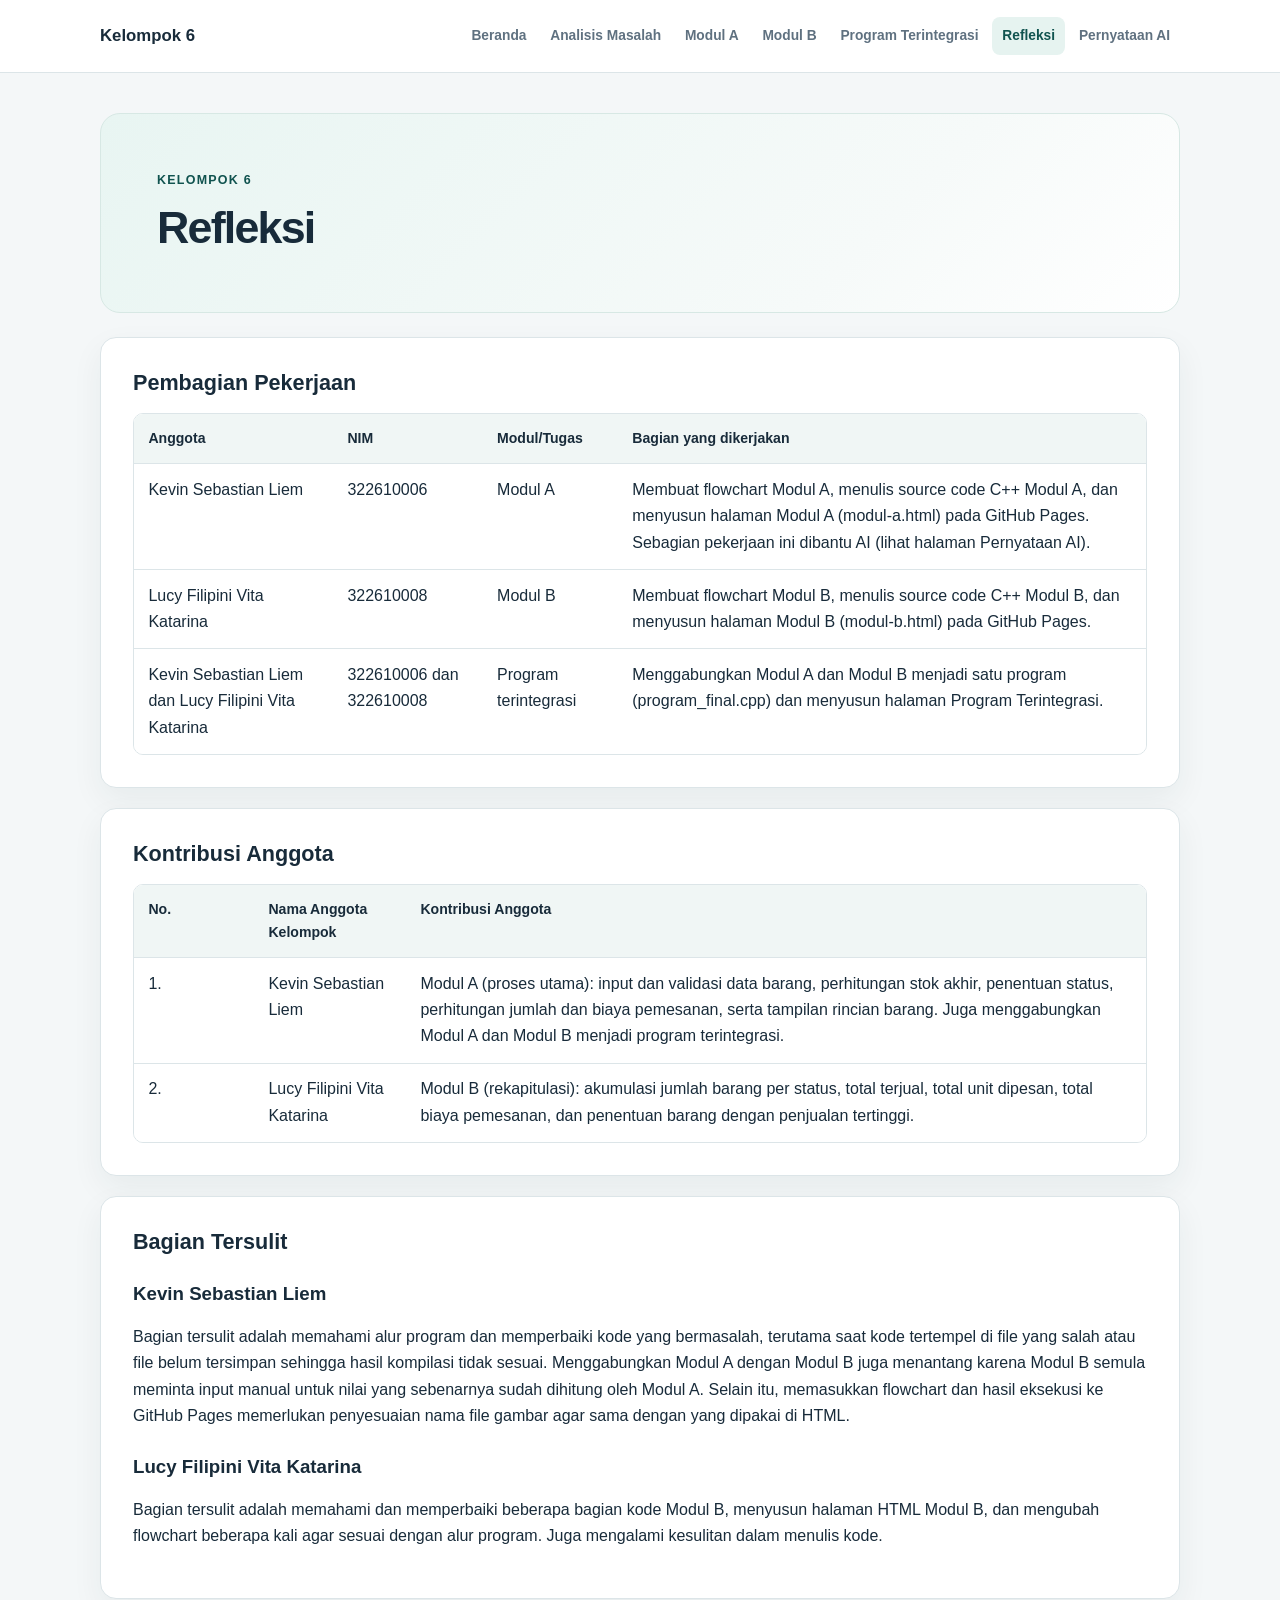
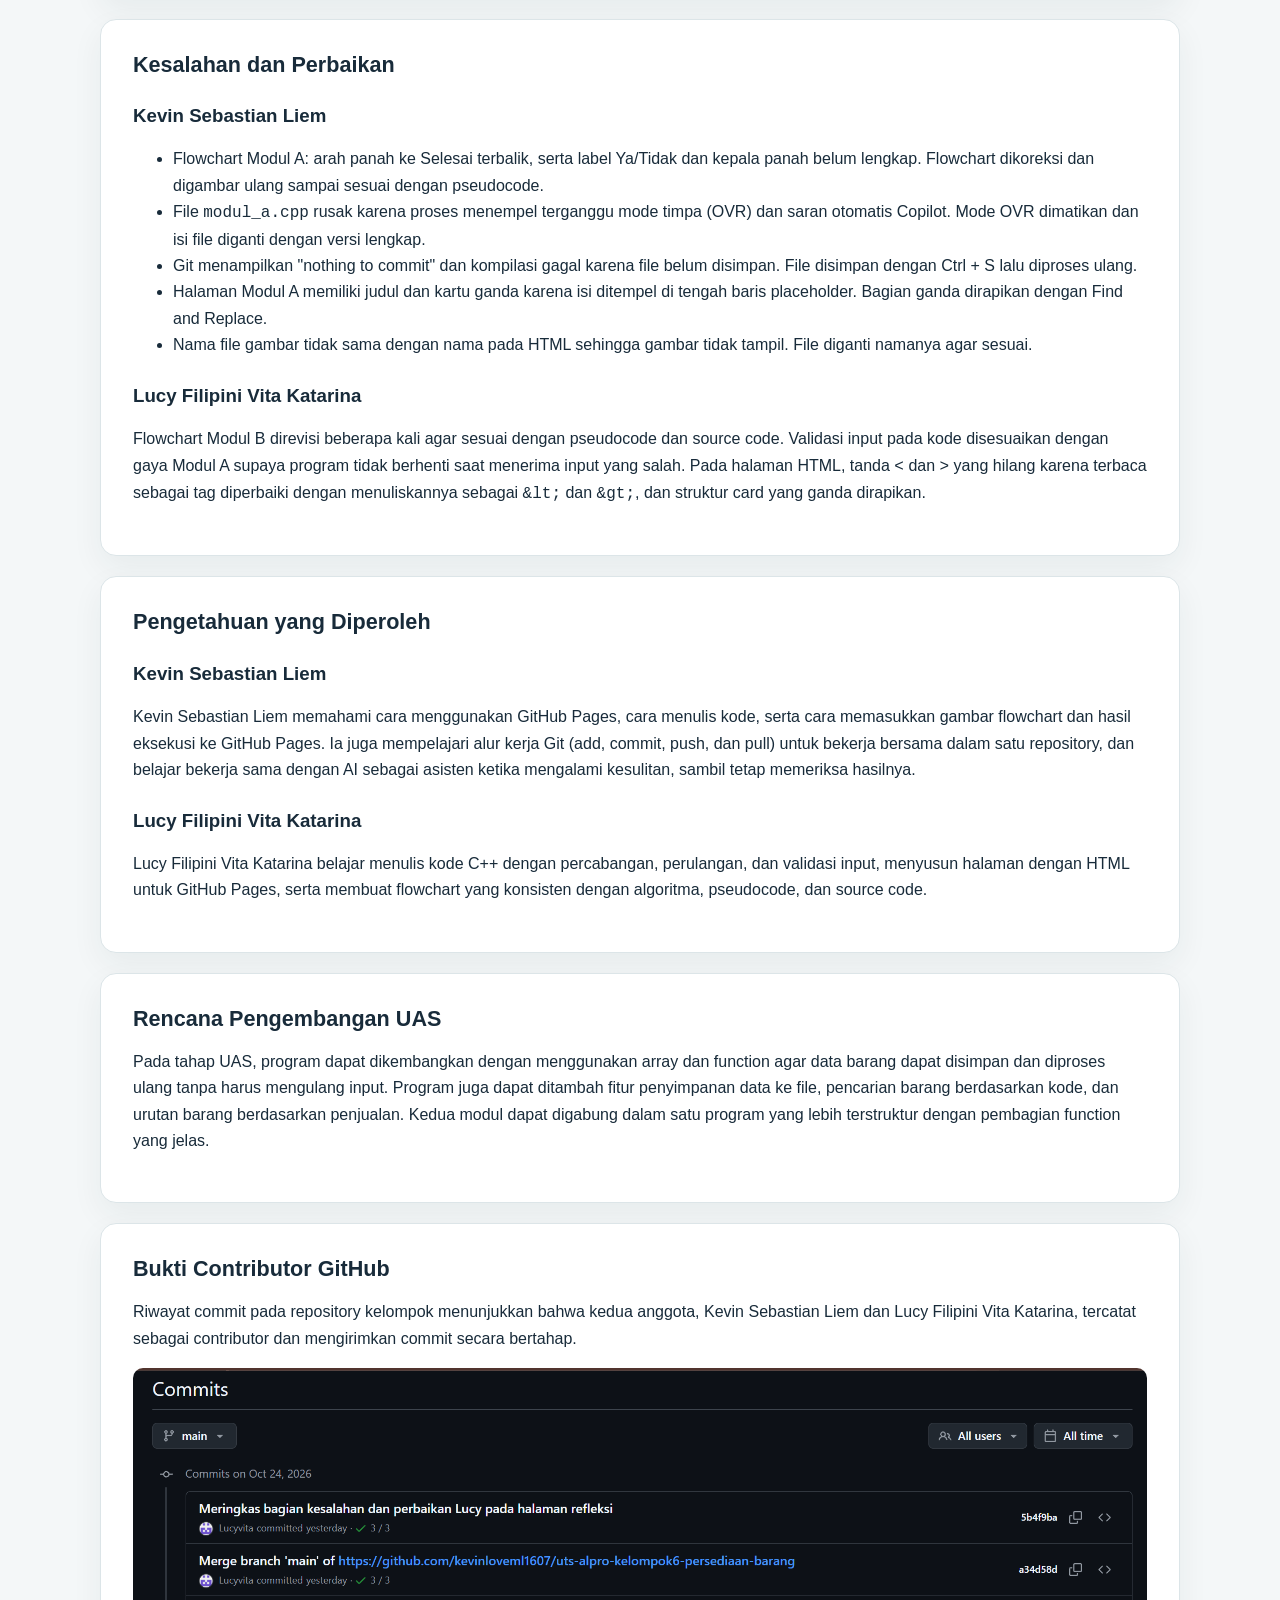
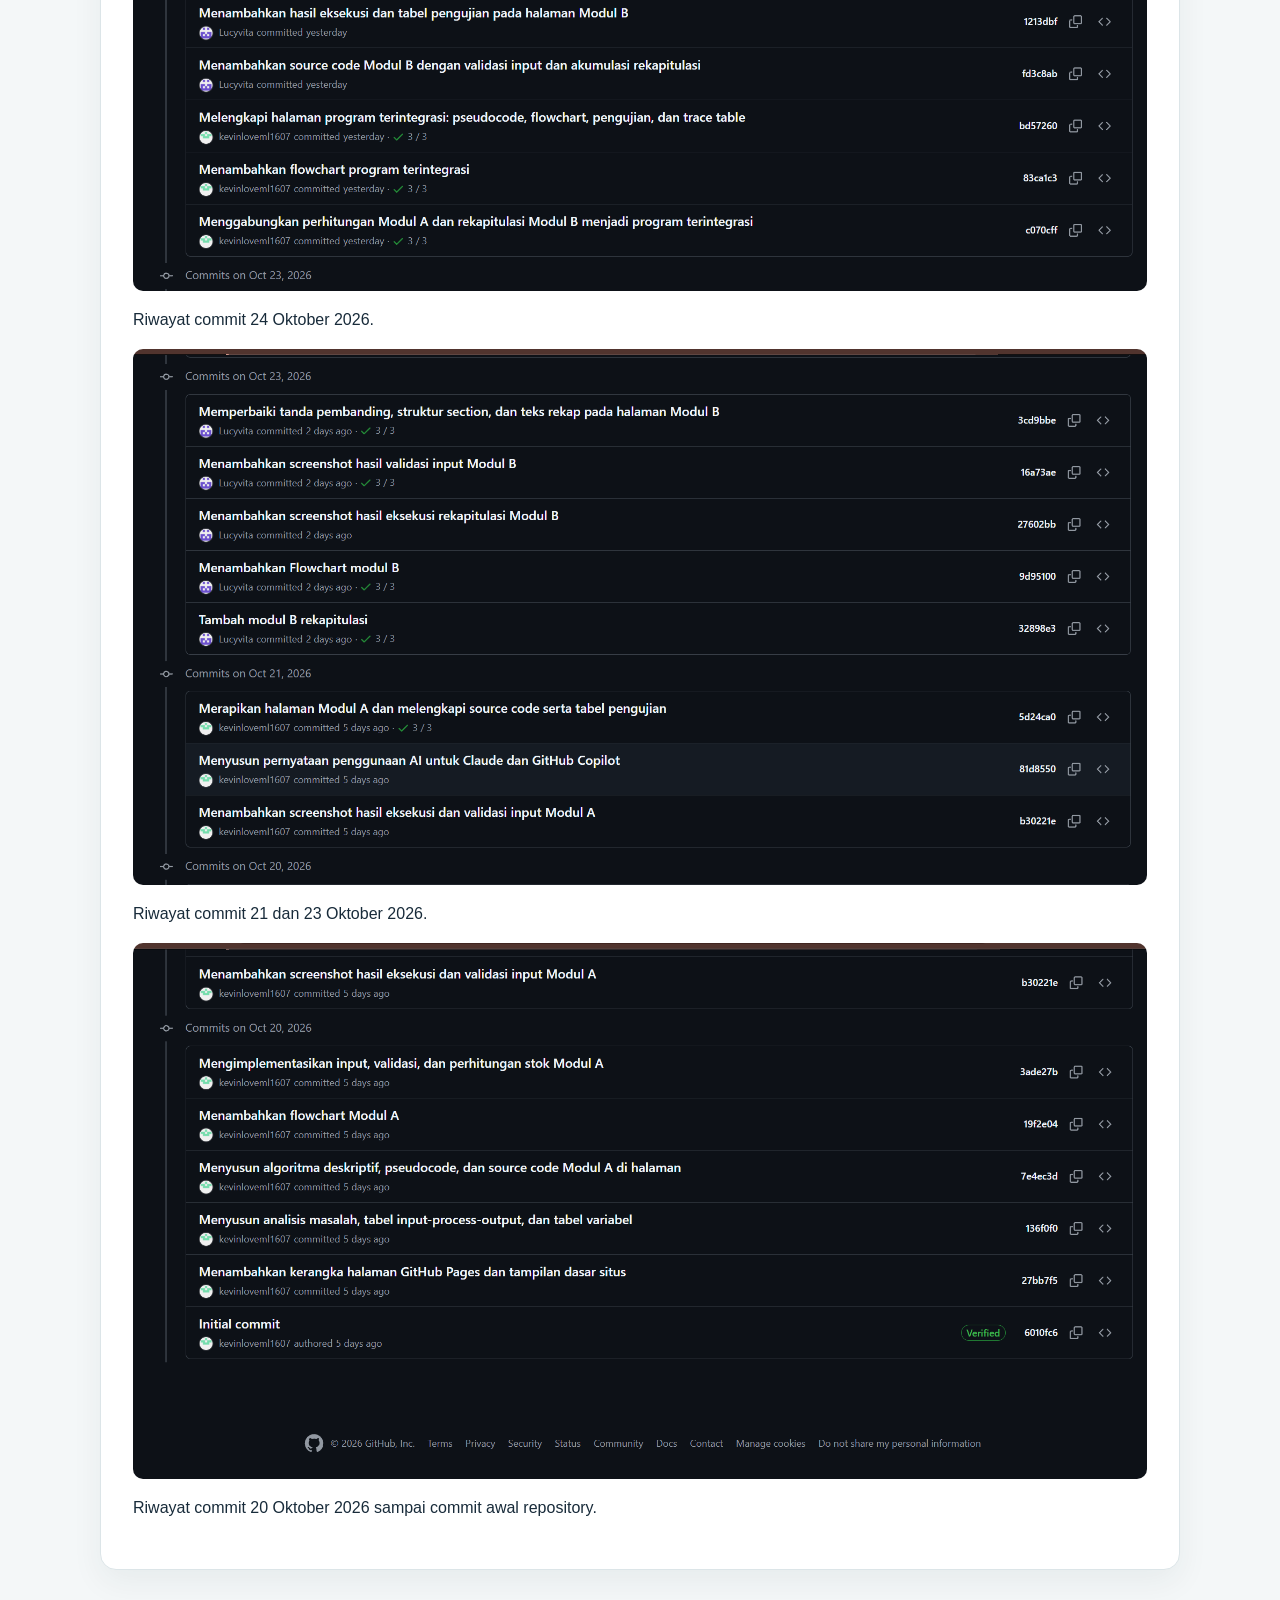
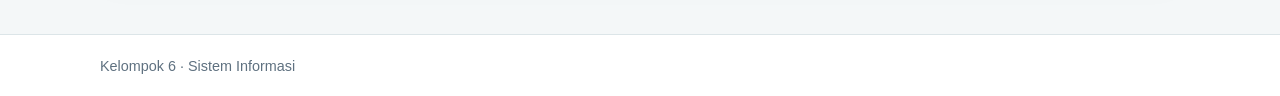
<file: refleksi.html>
<!doctype html>
<html lang="id">
<head>
  <meta charset="utf-8">
  <meta name="viewport" content="width=device-width, initial-scale=1">
  <title>Refleksi | Kelompok 6</title>
  <link rel="stylesheet" href="style.css">
</head>
<body>
  <header class="site-header">
    <div class="container header-inner">
      <a class="brand" href="index.html">Kelompok 6</a>
      <nav class="main-nav" aria-label="Navigasi utama">
        <a href="index.html">Beranda</a><a href="analisis.html">Analisis Masalah</a><a href="modul-a.html">Modul A</a><a href="modul-b.html">Modul B</a><a href="terintegrasi.html">Program Terintegrasi</a><a href="refleksi.html" aria-current="page">Refleksi</a><a href="pernyataan-ai.html">Pernyataan AI</a>
      </nav>
    </div>
  </header>
  <main class="container">
    <section class="page-heading"><p class="eyebrow">Kelompok 6</p><h1>Refleksi</h1></section>
    <section class="card">
      <h2>Pembagian Pekerjaan</h2>
      <div class="table-wrap"><table><thead><tr><th>Anggota</th><th>NIM</th><th>Modul/Tugas</th><th>Bagian yang dikerjakan</th></tr></thead><tbody>
        <tr><td>Kevin Sebastian Liem</td><td>322610006</td><td>Modul A</td><td>Membuat flowchart Modul A, menulis source code C++ Modul A, dan menyusun halaman Modul A (modul-a.html) pada GitHub Pages. Sebagian pekerjaan ini dibantu AI (lihat halaman Pernyataan AI).</td></tr>
        <tr><td>Lucy Filipini Vita Katarina</td><td>322610008</td><td>Modul B</td><td>Membuat flowchart Modul B, menulis source code C++ Modul B, dan menyusun halaman Modul B (modul-b.html) pada GitHub Pages.</td></tr>
        <tr><td>Kevin Sebastian Liem dan Lucy Filipini Vita Katarina</td><td>322610006 dan 322610008</td><td>Program terintegrasi</td><td>Menggabungkan Modul A dan Modul B menjadi satu program (program_final.cpp) dan menyusun halaman Program Terintegrasi. <!-- ISI SENDIRI: sesuaikan pembagian kerja integrasi yang sebenarnya antara Kevin dan Lucy. --></td></tr>
      </tbody></table></div>
    </section>

    <section class="card"><h2>Kontribusi Anggota</h2>
      <div class="table-wrap"><table><thead><tr><th>No.</th><th>Nama Anggota Kelompok</th><th>Kontribusi Anggota</th></tr></thead><tbody>
        <tr><td>1.</td><td>Kevin Sebastian Liem</td><td>Modul A (proses utama): input dan validasi data barang, perhitungan stok akhir, penentuan status, perhitungan jumlah dan biaya pemesanan, serta tampilan rincian barang. Juga menggabungkan Modul A dan Modul B menjadi program terintegrasi.</td></tr>
        <tr><td>2.</td><td>Lucy Filipini Vita Katarina</td><td>Modul B (rekapitulasi): akumulasi jumlah barang per status, total terjual, total unit dipesan, total biaya pemesanan, dan penentuan barang dengan penjualan tertinggi.</td></tr>
      </tbody></table></div>
    </section>

    <section class="card"><h2>Bagian Tersulit</h2>
      <h3>Kevin Sebastian Liem</h3>
      <p>Bagian tersulit adalah memahami alur program dan memperbaiki kode yang bermasalah, terutama saat kode tertempel di file yang salah atau file belum tersimpan sehingga hasil kompilasi tidak sesuai. Menggabungkan Modul A dengan Modul B juga menantang karena Modul B semula meminta input manual untuk nilai yang sebenarnya sudah dihitung oleh Modul A. Selain itu, memasukkan flowchart dan hasil eksekusi ke GitHub Pages memerlukan penyesuaian nama file gambar agar sama dengan yang dipakai di HTML.</p>
      <h3>Lucy Filipini Vita Katarina</h3>
      <p>Bagian tersulit adalah memahami dan memperbaiki beberapa bagian kode Modul B, menyusun halaman HTML Modul B, dan mengubah flowchart beberapa kali agar sesuai dengan alur program. Juga mengalami kesulitan dalam menulis kode.</p>
    </section>

    <section class="card"><h2>Kesalahan dan Perbaikan</h2>
      <h3>Kevin Sebastian Liem</h3>
      <ul>
        <li>Flowchart Modul A: arah panah ke Selesai terbalik, serta label Ya/Tidak dan kepala panah belum lengkap. Flowchart dikoreksi dan digambar ulang sampai sesuai dengan pseudocode.</li>
        <li>File <code>modul_a.cpp</code> rusak karena proses menempel terganggu mode timpa (OVR) dan saran otomatis Copilot. Mode OVR dimatikan dan isi file diganti dengan versi lengkap.</li>
        <li>Git menampilkan "nothing to commit" dan kompilasi gagal karena file belum disimpan. File disimpan dengan Ctrl + S lalu diproses ulang.</li>
        <li>Halaman Modul A memiliki judul dan kartu ganda karena isi ditempel di tengah baris placeholder. Bagian ganda dirapikan dengan Find and Replace.</li>
        <li>Nama file gambar tidak sama dengan nama pada HTML sehingga gambar tidak tampil. File diganti namanya agar sesuai.</li>
      </ul>
      <h3>Lucy Filipini Vita Katarina</h3>
      <p>Flowchart Modul B direvisi beberapa kali agar sesuai dengan pseudocode dan source code. Validasi input pada kode disesuaikan dengan gaya Modul A supaya program tidak berhenti saat menerima input yang salah. Pada halaman HTML, tanda <code>&lt;</code> dan <code>&gt;</code> yang hilang karena terbaca sebagai tag diperbaiki dengan menuliskannya sebagai <code>&amp;lt;</code> dan <code>&amp;gt;</code>, dan struktur card yang ganda dirapikan.</p>
    </section>

    <section class="card"><h2>Pengetahuan yang Diperoleh</h2>
      <h3>Kevin Sebastian Liem</h3>
      <p>Kevin Sebastian Liem memahami cara menggunakan GitHub Pages, cara menulis kode, serta cara memasukkan gambar flowchart dan hasil eksekusi ke GitHub Pages. Ia juga mempelajari alur kerja Git (add, commit, push, dan pull) untuk bekerja bersama dalam satu repository, dan belajar bekerja sama dengan AI sebagai asisten ketika mengalami kesulitan, sambil tetap memeriksa hasilnya.</p>
      <h3>Lucy Filipini Vita Katarina</h3>
      <p>Lucy Filipini Vita Katarina belajar menulis kode C++ dengan percabangan, perulangan, dan validasi input, menyusun halaman dengan HTML untuk GitHub Pages, serta membuat flowchart yang konsisten dengan algoritma, pseudocode, dan source code.</p>
    </section>

    <section class="card"><h2>Rencana Pengembangan UAS</h2>
      <p>Pada tahap UAS, program dapat dikembangkan dengan menggunakan array dan function agar data barang dapat disimpan dan diproses ulang tanpa harus mengulang input. Program juga dapat ditambah fitur penyimpanan data ke file, pencarian barang berdasarkan kode, dan urutan barang berdasarkan penjualan. Kedua modul dapat digabung dalam satu program yang lebih terstruktur dengan pembagian function yang jelas.</p>
    </section>

    <section class="card">
      <h2>Bukti Contributor GitHub</h2>
      <p>Riwayat commit pada repository kelompok menunjukkan bahwa kedua anggota, Kevin Sebastian Liem dan Lucy Filipini Vita Katarina, tercatat sebagai contributor dan mengirimkan commit secara bertahap.</p>
      <a href="assets/screenshot/bukti_1.png"><img src="assets/screenshot/bukti_1.png" alt="Riwayat commit repository pada 24 Oktober 2026"></a>
      <p>Riwayat commit 24 Oktober 2026.</p>
      <a href="assets/screenshot/bukti_2.png"><img src="assets/screenshot/bukti_2.png" alt="Riwayat commit repository pada 21 dan 23 Oktober 2026"></a>
      <p>Riwayat commit 21 dan 23 Oktober 2026.</p>
      <a href="assets/screenshot/bukti_3.png"><img src="assets/screenshot/bukti_3.png" alt="Riwayat commit repository pada 20 Oktober 2026 dan commit awal"></a>
      <p>Riwayat commit 20 Oktober 2026 sampai commit awal repository.</p>
    </section>
  </main>
  <footer class="site-footer"><div class="container">Kelompok 6 <span aria-hidden="true">·</span> Sistem Informasi</div></footer>
</body>
</html>
</file>
<file: style.css>
:root {
  color-scheme: light;
  --ink: #182b3a;
  --muted: #5f7180;
  --brand: #176b66;
  --brand-dark: #10534f;
  --brand-soft: #e6f3f0;
  --line: #dce5e8;
  --surface: #ffffff;
  --background: #f4f7f8;
  --shadow: 0 12px 32px rgba(24, 43, 58, 0.06);
}

* {
  box-sizing: border-box;
}

html {
  scroll-behavior: smooth;
}

body {
  margin: 0;
  background: var(--background);
  color: var(--ink);
  font-family: Inter, "Segoe UI", Roboto, Arial, sans-serif;
  font-size: 16px;
  line-height: 1.65;
}

a {
  color: var(--brand-dark);
  text-underline-offset: 0.18em;
}

a:hover {
  color: var(--brand);
}

.container {
  width: min(100% - 2rem, 1080px);
  margin-inline: auto;
}

.site-header {
  position: sticky;
  z-index: 10;
  top: 0;
  border-bottom: 1px solid var(--line);
  background: rgba(255, 255, 255, 0.96);
  backdrop-filter: blur(12px);
}

.header-inner {
  display: flex;
  align-items: center;
  justify-content: space-between;
  gap: 1.5rem;
  min-height: 72px;
}

.brand {
  flex: 0 0 auto;
  color: var(--ink);
  font-size: 1.05rem;
  font-weight: 800;
  text-decoration: none;
}

.main-nav {
  display: flex;
  flex-wrap: wrap;
  justify-content: flex-end;
  gap: 0.25rem;
}

.main-nav a {
  border-radius: 8px;
  padding: 0.45rem 0.62rem;
  color: var(--muted);
  font-size: 0.86rem;
  font-weight: 650;
  text-decoration: none;
  white-space: nowrap;
}

.main-nav a:hover,
.main-nav a[aria-current="page"] {
  background: var(--brand-soft);
  color: var(--brand-dark);
}

main {
  min-height: calc(100vh - 145px);
  padding-block: 2.5rem 4rem;
}

.hero,
.page-heading {
  margin-bottom: 1.5rem;
  padding: clamp(1.5rem, 5vw, 3.5rem);
  border: 1px solid #d7e8e4;
  border-radius: 20px;
  background: linear-gradient(135deg, #e8f5f2 0%, #f6faf9 70%, #ffffff 100%);
}

.hero {
  padding-block: clamp(2.5rem, 8vw, 5rem);
}

.eyebrow {
  margin: 0 0 0.6rem;
  color: var(--brand-dark);
  font-size: 0.78rem;
  font-weight: 800;
  letter-spacing: 0.1em;
  text-transform: uppercase;
}

h1,
h2,
h3 {
  line-height: 1.25;
}

h1 {
  margin: 0;
  font-size: clamp(2rem, 5vw, 3.4rem);
  letter-spacing: -0.04em;
}

.hero .lead {
  margin: 0.9rem 0 1rem;
  color: var(--muted);
  font-size: 1.12rem;
}

.separator {
  padding-inline: 0.35rem;
  color: #9aaeb5;
}

.page-heading h1 {
  font-size: clamp(2rem, 4vw, 2.8rem);
}

.page-heading > p:last-child {
  margin-bottom: 0;
  color: var(--muted);
}

.card {
  margin-top: 1.25rem;
  padding: clamp(1.2rem, 3vw, 2rem);
  border: 1px solid var(--line);
  border-radius: 16px;
  background: var(--surface);
  box-shadow: var(--shadow);
}

.card h2 {
  margin: 0 0 1rem;
  font-size: 1.35rem;
}

.card h3 {
  margin-top: 1.6rem;
}

.details {
  display: grid;
  grid-template-columns: repeat(2, minmax(0, 1fr));
  gap: 0.85rem 1.5rem;
}

.details div {
  min-width: 0;
}

.details dt {
  color: var(--muted);
  font-size: 0.86rem;
  font-weight: 700;
}

.details dd {
  margin: 0.15rem 0 0;
}

.link-grid {
  display: grid;
  grid-template-columns: repeat(3, minmax(0, 1fr));
  gap: 1rem;
}

.link-card {
  display: flex;
  flex-direction: column;
  gap: 0.3rem;
  padding: 1rem;
  border: 1px solid var(--line);
  border-radius: 12px;
  background: #fbfdfd;
  text-decoration: none;
}

.link-card strong {
  color: var(--brand-dark);
}

.link-card span {
  color: var(--muted);
  font-size: 0.9rem;
}

.table-wrap {
  max-width: 100%;
  overflow-x: auto;
  border: 1px solid var(--line);
  border-radius: 10px;
}

table {
  width: 100%;
  border-collapse: collapse;
  background: var(--surface);
  text-align: left;
}

th,
td {
  min-width: 120px;
  padding: 0.8rem 0.9rem;
  border-bottom: 1px solid var(--line);
  vertical-align: top;
}

th {
  background: #f0f6f5;
  color: var(--ink);
  font-size: 0.88rem;
}

tbody tr:last-child td {
  border-bottom: 0;
}

pre {
  max-width: 100%;
  overflow-x: auto;
  margin: 0;
  padding: 1rem 1.2rem;
  border: 1px solid #263b49;
  border-radius: 10px;
  background: #172b38;
  color: #e3f0f2;
  font: 0.92rem/1.6 "Cascadia Code", Consolas, monospace;
  tab-size: 2;
}

img {
  display: block;
  max-width: 100%;
  height: auto;
  border-radius: 10px;
}

.site-footer {
  padding-block: 1.25rem;
  border-top: 1px solid var(--line);
  background: var(--surface);
  color: var(--muted);
  font-size: 0.9rem;
}

@media (max-width: 800px) {
  .header-inner {
    align-items: flex-start;
    flex-direction: column;
    gap: 0.35rem;
    padding-block: 0.8rem;
  }

  .main-nav {
    justify-content: flex-start;
    margin-inline: -0.45rem;
  }
}

@media (max-width: 600px) {
  .container {
    width: min(100% - 1.25rem, 1080px);
  }

  main {
    padding-block: 1.25rem 2.5rem;
  }

  .hero,
  .page-heading {
    border-radius: 14px;
  }

  .details,
  .link-grid {
    grid-template-columns: 1fr;
  }

  .main-nav a {
    padding: 0.38rem 0.5rem;
    font-size: 0.82rem;
  }
}
</file>
